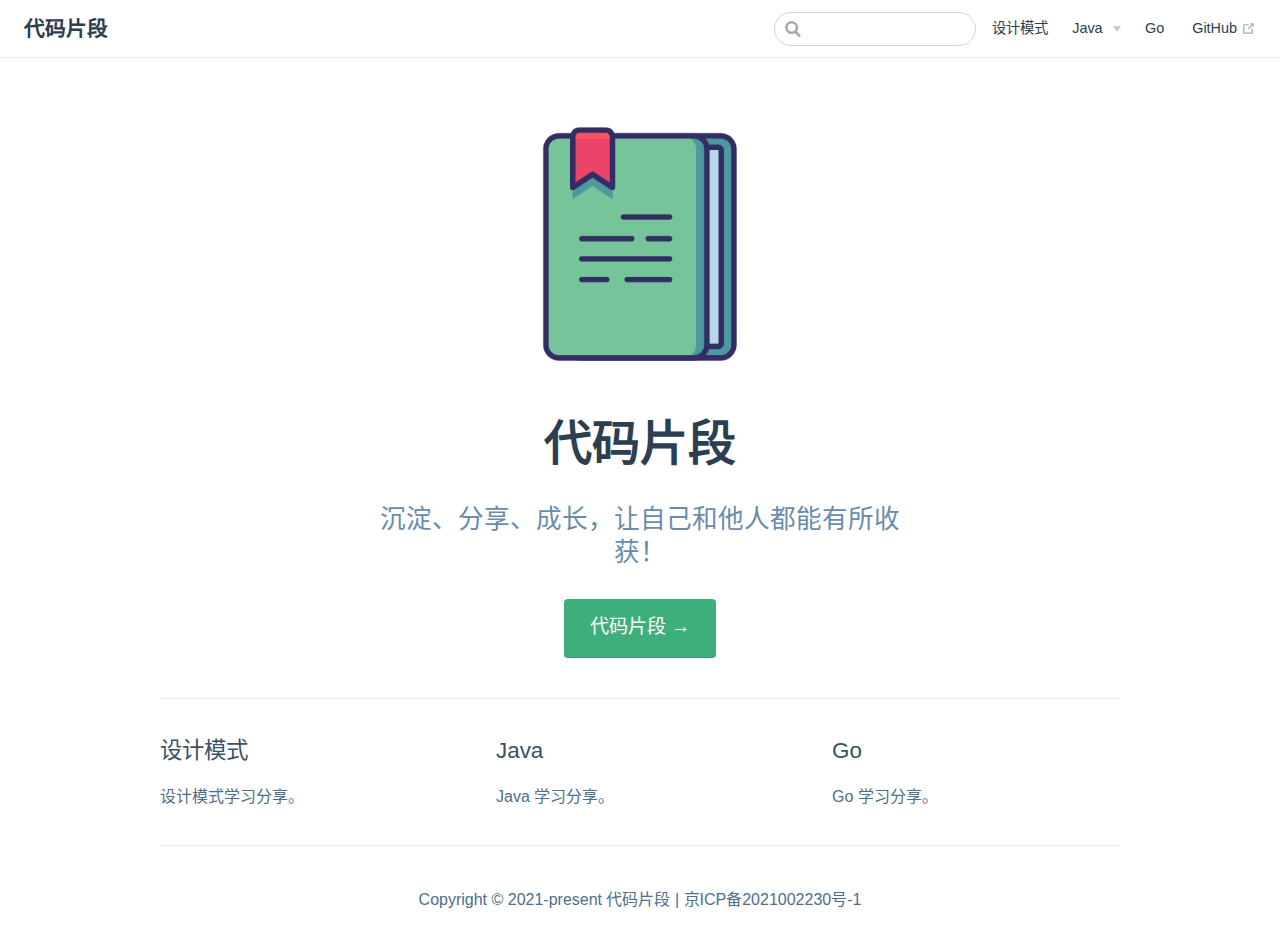
<file: index.html>
<!DOCTYPE html>
<html lang="zh-CN">
  <head>
    <meta charset="utf-8">
    <meta name="viewport" content="width=device-width,initial-scale=1">
    <title>代码片段</title>
    <meta name="generator" content="VuePress 1.8.0">
    <link rel="icon" href="/logo.png">
    <link rel="manifest" href="/manifest.json">
    <link rel="apple-touch-icon" href="/icons/apple-touch-icon-152x152.png">
    <link rel="mask-icon" href="/icons/safari-pinned-tab.svg" color="#3eaf7c">
    <script data-ad-client="ca-pub-2245427233262012" async="true" src="https://pagead2.googlesyndication.com/pagead/js/adsbygoogle.js"></script>
    <meta name="description" content="沉淀、分享、成长，让自己和他人都能有所收获！">
    <meta name="theme-color" content="#3eaf7c">
    <meta name="apple-mobile-web-app-capable" content="yes">
    <meta name="apple-mobile-web-app-status-bar-style" content="black">
    <meta name="msapplication-TileImage" content="/icons/msapplication-icon-144x144.png">
    <meta name="msapplication-TileColor" content="#000000">
    
    <link rel="preload" href="/assets/css/0.styles.9f4589a6.css" as="style"><link rel="preload" href="/assets/js/app.3776ebbf.js" as="script"><link rel="preload" href="/assets/js/5.eba49061.js" as="script"><link rel="preload" href="/assets/js/13.fc5fb59d.js" as="script"><link rel="preload" href="/assets/js/6.a088a84b.js" as="script"><link rel="prefetch" href="/assets/js/10.ff684f25.js"><link rel="prefetch" href="/assets/js/11.af3486b3.js"><link rel="prefetch" href="/assets/js/12.3fb1b63b.js"><link rel="prefetch" href="/assets/js/14.a0422ee3.js"><link rel="prefetch" href="/assets/js/15.ca08b2ac.js"><link rel="prefetch" href="/assets/js/16.0491b187.js"><link rel="prefetch" href="/assets/js/17.cd495767.js"><link rel="prefetch" href="/assets/js/18.9fc76031.js"><link rel="prefetch" href="/assets/js/19.b5f75742.js"><link rel="prefetch" href="/assets/js/20.bb2a301f.js"><link rel="prefetch" href="/assets/js/21.b3ec0304.js"><link rel="prefetch" href="/assets/js/22.38b3510f.js"><link rel="prefetch" href="/assets/js/7.26cef934.js"><link rel="prefetch" href="/assets/js/8.e2bad295.js"><link rel="prefetch" href="/assets/js/9.fb0c050c.js"><link rel="prefetch" href="/assets/js/vendors~docsearch.cc126f98.js"><link rel="prefetch" href="/assets/js/vendors~flowchart.ee0aafb7.js"><link rel="prefetch" href="/assets/js/vendors~notification.7fc761b4.js">
    <link rel="stylesheet" href="/assets/css/0.styles.9f4589a6.css">
  </head>
  <body>
    <div id="app" data-server-rendered="true"><div class="theme-container no-sidebar"><header class="navbar"><div class="sidebar-button"><svg xmlns="http://www.w3.org/2000/svg" aria-hidden="true" role="img" viewBox="0 0 448 512" class="icon"><path fill="currentColor" d="M436 124H12c-6.627 0-12-5.373-12-12V80c0-6.627 5.373-12 12-12h424c6.627 0 12 5.373 12 12v32c0 6.627-5.373 12-12 12zm0 160H12c-6.627 0-12-5.373-12-12v-32c0-6.627 5.373-12 12-12h424c6.627 0 12 5.373 12 12v32c0 6.627-5.373 12-12 12zm0 160H12c-6.627 0-12-5.373-12-12v-32c0-6.627 5.373-12 12-12h424c6.627 0 12 5.373 12 12v32c0 6.627-5.373 12-12 12z"></path></svg></div> <a href="/" aria-current="page" class="home-link router-link-exact-active router-link-active"><!----> <span class="site-name">代码片段</span></a> <div class="links"><form id="search-form" role="search" class="algolia-search-wrapper search-box"><input id="algolia-search-input" class="search-query"></form> <nav class="nav-links can-hide"><div class="nav-item"><a href="/patterns/index.html" class="nav-link">
  设计模式
</a></div><div class="nav-item"><div class="dropdown-wrapper"><button type="button" aria-label="Java" class="dropdown-title"><span class="title">Java</span> <span class="arrow down"></span></button> <button type="button" aria-label="Java" class="mobile-dropdown-title"><span class="title">Java</span> <span class="arrow right"></span></button> <ul class="nav-dropdown" style="display:none;"><li class="dropdown-item"><h4>
          Spring
        </h4> <ul class="dropdown-subitem-wrapper"><li class="dropdown-subitem"><a href="/java/spring/index.html" class="nav-link">
  spring
</a></li><li class="dropdown-subitem"><a href="/java/spring/boot/index.html" class="nav-link">
  spring-boot
</a></li></ul></li><li class="dropdown-item"><h4>
          Netty
        </h4> <ul class="dropdown-subitem-wrapper"><li class="dropdown-subitem"><a href="/java/netty/index.html" class="nav-link">
  netty
</a></li></ul></li></ul></div></div><div class="nav-item"><a href="/go/index.html" class="nav-link">
  Go
</a></div> <a href="https://github.com/vuejs/vuepress" target="_blank" rel="noopener noreferrer" class="repo-link">
    GitHub
    <span><svg xmlns="http://www.w3.org/2000/svg" aria-hidden="true" focusable="false" x="0px" y="0px" viewBox="0 0 100 100" width="15" height="15" class="icon outbound"><path fill="currentColor" d="M18.8,85.1h56l0,0c2.2,0,4-1.8,4-4v-32h-8v28h-48v-48h28v-8h-32l0,0c-2.2,0-4,1.8-4,4v56C14.8,83.3,16.6,85.1,18.8,85.1z"></path> <polygon fill="currentColor" points="45.7,48.7 51.3,54.3 77.2,28.5 77.2,37.2 85.2,37.2 85.2,14.9 62.8,14.9 62.8,22.9 71.5,22.9"></polygon></svg> <span class="sr-only">(opens new window)</span></span></a></nav></div></header> <div class="sidebar-mask"></div> <aside class="sidebar"><nav class="nav-links"><div class="nav-item"><a href="/patterns/index.html" class="nav-link">
  设计模式
</a></div><div class="nav-item"><div class="dropdown-wrapper"><button type="button" aria-label="Java" class="dropdown-title"><span class="title">Java</span> <span class="arrow down"></span></button> <button type="button" aria-label="Java" class="mobile-dropdown-title"><span class="title">Java</span> <span class="arrow right"></span></button> <ul class="nav-dropdown" style="display:none;"><li class="dropdown-item"><h4>
          Spring
        </h4> <ul class="dropdown-subitem-wrapper"><li class="dropdown-subitem"><a href="/java/spring/index.html" class="nav-link">
  spring
</a></li><li class="dropdown-subitem"><a href="/java/spring/boot/index.html" class="nav-link">
  spring-boot
</a></li></ul></li><li class="dropdown-item"><h4>
          Netty
        </h4> <ul class="dropdown-subitem-wrapper"><li class="dropdown-subitem"><a href="/java/netty/index.html" class="nav-link">
  netty
</a></li></ul></li></ul></div></div><div class="nav-item"><a href="/go/index.html" class="nav-link">
  Go
</a></div> <a href="https://github.com/vuejs/vuepress" target="_blank" rel="noopener noreferrer" class="repo-link">
    GitHub
    <span><svg xmlns="http://www.w3.org/2000/svg" aria-hidden="true" focusable="false" x="0px" y="0px" viewBox="0 0 100 100" width="15" height="15" class="icon outbound"><path fill="currentColor" d="M18.8,85.1h56l0,0c2.2,0,4-1.8,4-4v-32h-8v28h-48v-48h28v-8h-32l0,0c-2.2,0-4,1.8-4,4v56C14.8,83.3,16.6,85.1,18.8,85.1z"></path> <polygon fill="currentColor" points="45.7,48.7 51.3,54.3 77.2,28.5 77.2,37.2 85.2,37.2 85.2,14.9 62.8,14.9 62.8,22.9 71.5,22.9"></polygon></svg> <span class="sr-only">(opens new window)</span></span></a></nav>  <!----> </aside> <main aria-labelledby="main-title" class="home"><header class="hero"><img src="/hero.png" alt="hero"> <h1 id="main-title">
      代码片段
    </h1> <p class="description">
      沉淀、分享、成长，让自己和他人都能有所收获！
    </p> <p class="action"><a href="/guide/" class="nav-link action-button">
  代码片段 →
</a></p></header> <div class="features"><div class="feature"><h2>设计模式</h2> <p>设计模式学习分享。</p></div><div class="feature"><h2>Java</h2> <p>Java 学习分享。</p></div><div class="feature"><h2>Go</h2> <p>Go 学习分享。</p></div></div> <div class="theme-default-content custom content__default"></div> <div class="footer">
    Copyright © 2021-present 代码片段
  </div></main></div><div class="global-ui"><!----><!----></div></div>
    <script src="/assets/js/app.3776ebbf.js" defer></script><script src="/assets/js/5.eba49061.js" defer></script><script src="/assets/js/13.fc5fb59d.js" defer></script><script src="/assets/js/6.a088a84b.js" defer></script>
  </body>
</html>
</file>
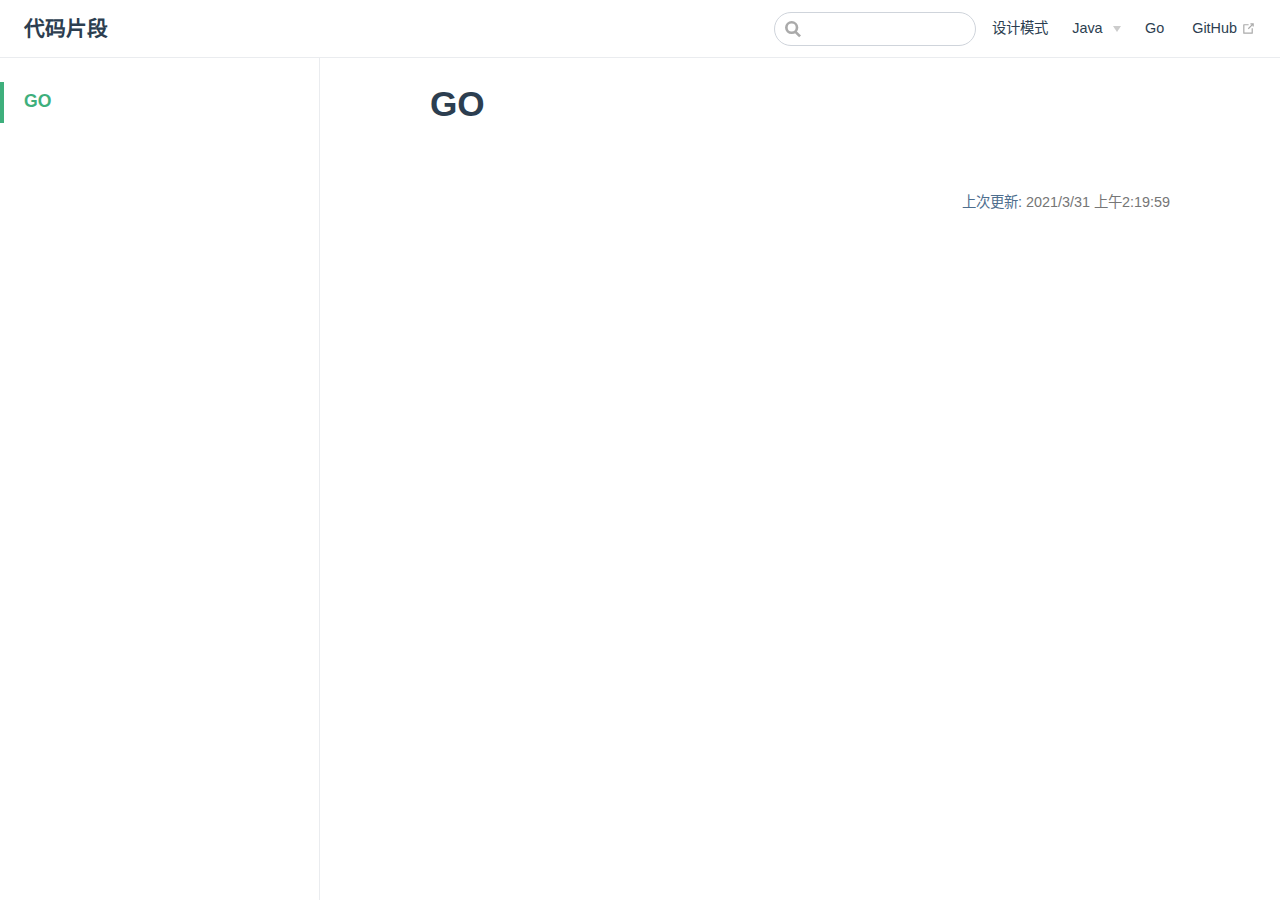
<file: go/index.html>
<!DOCTYPE html>
<html lang="zh-CN">
  <head>
    <meta charset="utf-8">
    <meta name="viewport" content="width=device-width,initial-scale=1">
    <title>GO | 代码片段</title>
    <meta name="generator" content="VuePress 1.8.0">
    <link rel="icon" href="/logo.png">
    <link rel="manifest" href="/manifest.json">
    <link rel="apple-touch-icon" href="/icons/apple-touch-icon-152x152.png">
    <link rel="mask-icon" href="/icons/safari-pinned-tab.svg" color="#3eaf7c">
    <script data-ad-client="ca-pub-2245427233262012" async="true" src="https://pagead2.googlesyndication.com/pagead/js/adsbygoogle.js"></script>
    <meta name="description" content="沉淀、分享、成长，让自己和他人都能有所收获！">
    <meta name="theme-color" content="#3eaf7c">
    <meta name="apple-mobile-web-app-capable" content="yes">
    <meta name="apple-mobile-web-app-status-bar-style" content="black">
    <meta name="msapplication-TileImage" content="/icons/msapplication-icon-144x144.png">
    <meta name="msapplication-TileColor" content="#000000">
    
    <link rel="preload" href="/assets/css/0.styles.9f4589a6.css" as="style"><link rel="preload" href="/assets/js/app.3776ebbf.js" as="script"><link rel="preload" href="/assets/js/5.eba49061.js" as="script"><link rel="preload" href="/assets/js/11.af3486b3.js" as="script"><link rel="preload" href="/assets/js/6.a088a84b.js" as="script"><link rel="prefetch" href="/assets/js/10.ff684f25.js"><link rel="prefetch" href="/assets/js/12.3fb1b63b.js"><link rel="prefetch" href="/assets/js/13.fc5fb59d.js"><link rel="prefetch" href="/assets/js/14.a0422ee3.js"><link rel="prefetch" href="/assets/js/15.ca08b2ac.js"><link rel="prefetch" href="/assets/js/16.0491b187.js"><link rel="prefetch" href="/assets/js/17.cd495767.js"><link rel="prefetch" href="/assets/js/18.9fc76031.js"><link rel="prefetch" href="/assets/js/19.b5f75742.js"><link rel="prefetch" href="/assets/js/20.bb2a301f.js"><link rel="prefetch" href="/assets/js/21.b3ec0304.js"><link rel="prefetch" href="/assets/js/22.38b3510f.js"><link rel="prefetch" href="/assets/js/7.26cef934.js"><link rel="prefetch" href="/assets/js/8.e2bad295.js"><link rel="prefetch" href="/assets/js/9.fb0c050c.js"><link rel="prefetch" href="/assets/js/vendors~docsearch.cc126f98.js"><link rel="prefetch" href="/assets/js/vendors~flowchart.ee0aafb7.js"><link rel="prefetch" href="/assets/js/vendors~notification.7fc761b4.js">
    <link rel="stylesheet" href="/assets/css/0.styles.9f4589a6.css">
  </head>
  <body>
    <div id="app" data-server-rendered="true"><div class="theme-container"><header class="navbar"><div class="sidebar-button"><svg xmlns="http://www.w3.org/2000/svg" aria-hidden="true" role="img" viewBox="0 0 448 512" class="icon"><path fill="currentColor" d="M436 124H12c-6.627 0-12-5.373-12-12V80c0-6.627 5.373-12 12-12h424c6.627 0 12 5.373 12 12v32c0 6.627-5.373 12-12 12zm0 160H12c-6.627 0-12-5.373-12-12v-32c0-6.627 5.373-12 12-12h424c6.627 0 12 5.373 12 12v32c0 6.627-5.373 12-12 12zm0 160H12c-6.627 0-12-5.373-12-12v-32c0-6.627 5.373-12 12-12h424c6.627 0 12 5.373 12 12v32c0 6.627-5.373 12-12 12z"></path></svg></div> <a href="/" class="home-link router-link-active"><!----> <span class="site-name">代码片段</span></a> <div class="links"><form id="search-form" role="search" class="algolia-search-wrapper search-box"><input id="algolia-search-input" class="search-query"></form> <nav class="nav-links can-hide"><div class="nav-item"><a href="/patterns/index.html" class="nav-link">
  设计模式
</a></div><div class="nav-item"><div class="dropdown-wrapper"><button type="button" aria-label="Java" class="dropdown-title"><span class="title">Java</span> <span class="arrow down"></span></button> <button type="button" aria-label="Java" class="mobile-dropdown-title"><span class="title">Java</span> <span class="arrow right"></span></button> <ul class="nav-dropdown" style="display:none;"><li class="dropdown-item"><h4>
          Spring
        </h4> <ul class="dropdown-subitem-wrapper"><li class="dropdown-subitem"><a href="/java/spring/index.html" class="nav-link">
  spring
</a></li><li class="dropdown-subitem"><a href="/java/spring/boot/index.html" class="nav-link">
  spring-boot
</a></li></ul></li><li class="dropdown-item"><h4>
          Netty
        </h4> <ul class="dropdown-subitem-wrapper"><li class="dropdown-subitem"><a href="/java/netty/index.html" class="nav-link">
  netty
</a></li></ul></li></ul></div></div><div class="nav-item"><a href="/go/index.html" class="nav-link">
  Go
</a></div> <a href="https://github.com/vuejs/vuepress" target="_blank" rel="noopener noreferrer" class="repo-link">
    GitHub
    <span><svg xmlns="http://www.w3.org/2000/svg" aria-hidden="true" focusable="false" x="0px" y="0px" viewBox="0 0 100 100" width="15" height="15" class="icon outbound"><path fill="currentColor" d="M18.8,85.1h56l0,0c2.2,0,4-1.8,4-4v-32h-8v28h-48v-48h28v-8h-32l0,0c-2.2,0-4,1.8-4,4v56C14.8,83.3,16.6,85.1,18.8,85.1z"></path> <polygon fill="currentColor" points="45.7,48.7 51.3,54.3 77.2,28.5 77.2,37.2 85.2,37.2 85.2,14.9 62.8,14.9 62.8,22.9 71.5,22.9"></polygon></svg> <span class="sr-only">(opens new window)</span></span></a></nav></div></header> <div class="sidebar-mask"></div> <aside class="sidebar"><nav class="nav-links"><div class="nav-item"><a href="/patterns/index.html" class="nav-link">
  设计模式
</a></div><div class="nav-item"><div class="dropdown-wrapper"><button type="button" aria-label="Java" class="dropdown-title"><span class="title">Java</span> <span class="arrow down"></span></button> <button type="button" aria-label="Java" class="mobile-dropdown-title"><span class="title">Java</span> <span class="arrow right"></span></button> <ul class="nav-dropdown" style="display:none;"><li class="dropdown-item"><h4>
          Spring
        </h4> <ul class="dropdown-subitem-wrapper"><li class="dropdown-subitem"><a href="/java/spring/index.html" class="nav-link">
  spring
</a></li><li class="dropdown-subitem"><a href="/java/spring/boot/index.html" class="nav-link">
  spring-boot
</a></li></ul></li><li class="dropdown-item"><h4>
          Netty
        </h4> <ul class="dropdown-subitem-wrapper"><li class="dropdown-subitem"><a href="/java/netty/index.html" class="nav-link">
  netty
</a></li></ul></li></ul></div></div><div class="nav-item"><a href="/go/index.html" class="nav-link">
  Go
</a></div> <a href="https://github.com/vuejs/vuepress" target="_blank" rel="noopener noreferrer" class="repo-link">
    GitHub
    <span><svg xmlns="http://www.w3.org/2000/svg" aria-hidden="true" focusable="false" x="0px" y="0px" viewBox="0 0 100 100" width="15" height="15" class="icon outbound"><path fill="currentColor" d="M18.8,85.1h56l0,0c2.2,0,4-1.8,4-4v-32h-8v28h-48v-48h28v-8h-32l0,0c-2.2,0-4,1.8-4,4v56C14.8,83.3,16.6,85.1,18.8,85.1z"></path> <polygon fill="currentColor" points="45.7,48.7 51.3,54.3 77.2,28.5 77.2,37.2 85.2,37.2 85.2,14.9 62.8,14.9 62.8,22.9 71.5,22.9"></polygon></svg> <span class="sr-only">(opens new window)</span></span></a></nav>  <ul class="sidebar-links"><li><a href="/go/" aria-current="page" class="active sidebar-link">GO</a></li></ul> </aside> <main class="page"> <div class="theme-default-content content__default"><h1 id="go"><a href="#go" class="header-anchor">#</a> GO</h1></div> <footer class="page-edit"><!----> <div class="last-updated"><span class="prefix">上次更新:</span> <span class="time">2021/3/31 上午2:19:59</span></div></footer> <!----> </main></div><div class="global-ui"><!----><!----></div></div>
    <script src="/assets/js/app.3776ebbf.js" defer></script><script src="/assets/js/5.eba49061.js" defer></script><script src="/assets/js/11.af3486b3.js" defer></script><script src="/assets/js/6.a088a84b.js" defer></script>
  </body>
</html>
</file>
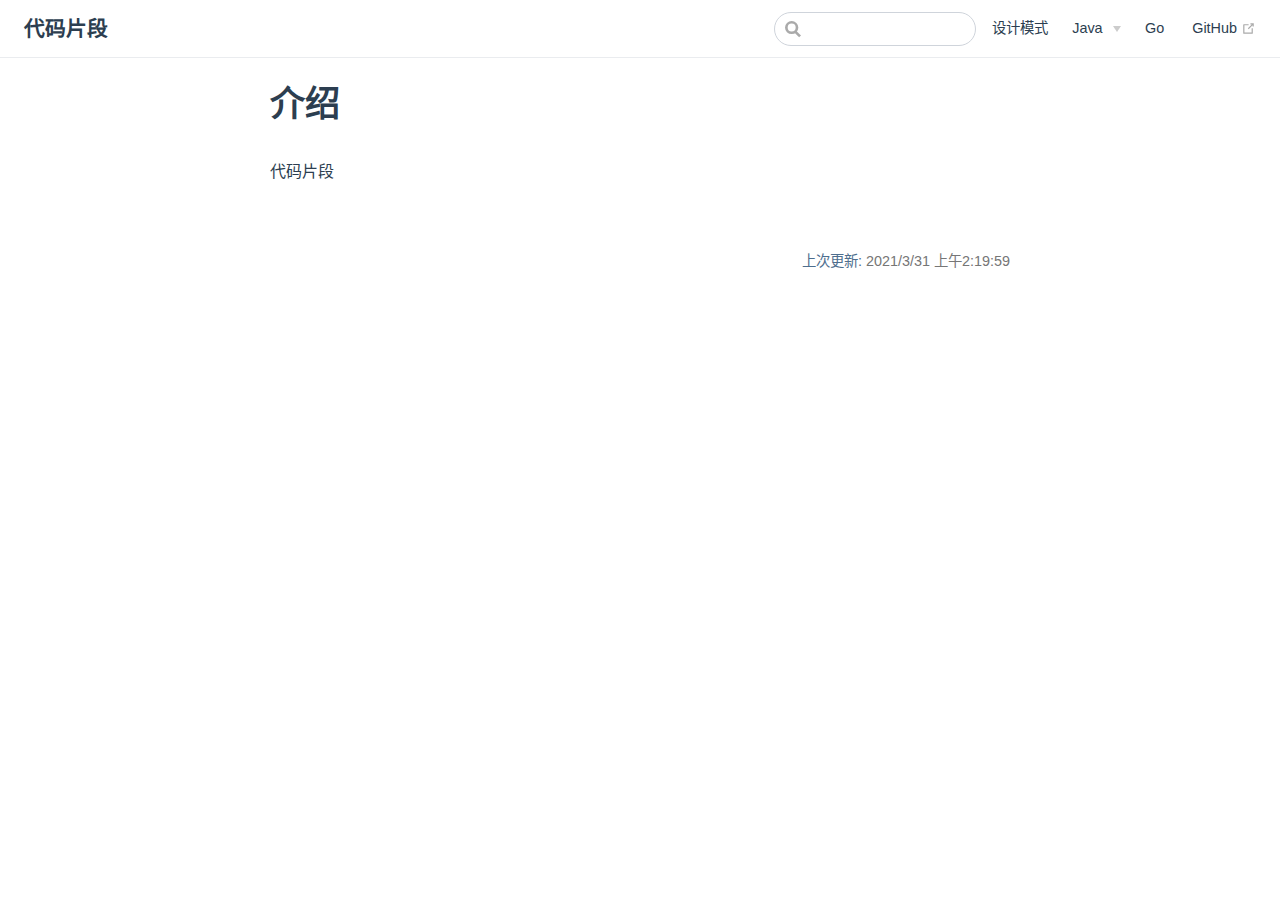
<file: guide/index.html>
<!DOCTYPE html>
<html lang="zh-CN">
  <head>
    <meta charset="utf-8">
    <meta name="viewport" content="width=device-width,initial-scale=1">
    <title>介绍 | 代码片段</title>
    <meta name="generator" content="VuePress 1.8.0">
    <link rel="icon" href="/logo.png">
    <link rel="manifest" href="/manifest.json">
    <link rel="apple-touch-icon" href="/icons/apple-touch-icon-152x152.png">
    <link rel="mask-icon" href="/icons/safari-pinned-tab.svg" color="#3eaf7c">
    <script data-ad-client="ca-pub-2245427233262012" async="true" src="https://pagead2.googlesyndication.com/pagead/js/adsbygoogle.js"></script>
    <meta name="description" content="沉淀、分享、成长，让自己和他人都能有所收获！">
    <meta name="theme-color" content="#3eaf7c">
    <meta name="apple-mobile-web-app-capable" content="yes">
    <meta name="apple-mobile-web-app-status-bar-style" content="black">
    <meta name="msapplication-TileImage" content="/icons/msapplication-icon-144x144.png">
    <meta name="msapplication-TileColor" content="#000000">
    
    <link rel="preload" href="/assets/css/0.styles.9f4589a6.css" as="style"><link rel="preload" href="/assets/js/app.3776ebbf.js" as="script"><link rel="preload" href="/assets/js/5.eba49061.js" as="script"><link rel="preload" href="/assets/js/12.3fb1b63b.js" as="script"><link rel="preload" href="/assets/js/6.a088a84b.js" as="script"><link rel="prefetch" href="/assets/js/10.ff684f25.js"><link rel="prefetch" href="/assets/js/11.af3486b3.js"><link rel="prefetch" href="/assets/js/13.fc5fb59d.js"><link rel="prefetch" href="/assets/js/14.a0422ee3.js"><link rel="prefetch" href="/assets/js/15.ca08b2ac.js"><link rel="prefetch" href="/assets/js/16.0491b187.js"><link rel="prefetch" href="/assets/js/17.cd495767.js"><link rel="prefetch" href="/assets/js/18.9fc76031.js"><link rel="prefetch" href="/assets/js/19.b5f75742.js"><link rel="prefetch" href="/assets/js/20.bb2a301f.js"><link rel="prefetch" href="/assets/js/21.b3ec0304.js"><link rel="prefetch" href="/assets/js/22.38b3510f.js"><link rel="prefetch" href="/assets/js/7.26cef934.js"><link rel="prefetch" href="/assets/js/8.e2bad295.js"><link rel="prefetch" href="/assets/js/9.fb0c050c.js"><link rel="prefetch" href="/assets/js/vendors~docsearch.cc126f98.js"><link rel="prefetch" href="/assets/js/vendors~flowchart.ee0aafb7.js"><link rel="prefetch" href="/assets/js/vendors~notification.7fc761b4.js">
    <link rel="stylesheet" href="/assets/css/0.styles.9f4589a6.css">
  </head>
  <body>
    <div id="app" data-server-rendered="true"><div class="theme-container no-sidebar"><header class="navbar"><div class="sidebar-button"><svg xmlns="http://www.w3.org/2000/svg" aria-hidden="true" role="img" viewBox="0 0 448 512" class="icon"><path fill="currentColor" d="M436 124H12c-6.627 0-12-5.373-12-12V80c0-6.627 5.373-12 12-12h424c6.627 0 12 5.373 12 12v32c0 6.627-5.373 12-12 12zm0 160H12c-6.627 0-12-5.373-12-12v-32c0-6.627 5.373-12 12-12h424c6.627 0 12 5.373 12 12v32c0 6.627-5.373 12-12 12zm0 160H12c-6.627 0-12-5.373-12-12v-32c0-6.627 5.373-12 12-12h424c6.627 0 12 5.373 12 12v32c0 6.627-5.373 12-12 12z"></path></svg></div> <a href="/" class="home-link router-link-active"><!----> <span class="site-name">代码片段</span></a> <div class="links"><form id="search-form" role="search" class="algolia-search-wrapper search-box"><input id="algolia-search-input" class="search-query"></form> <nav class="nav-links can-hide"><div class="nav-item"><a href="/patterns/index.html" class="nav-link">
  设计模式
</a></div><div class="nav-item"><div class="dropdown-wrapper"><button type="button" aria-label="Java" class="dropdown-title"><span class="title">Java</span> <span class="arrow down"></span></button> <button type="button" aria-label="Java" class="mobile-dropdown-title"><span class="title">Java</span> <span class="arrow right"></span></button> <ul class="nav-dropdown" style="display:none;"><li class="dropdown-item"><h4>
          Spring
        </h4> <ul class="dropdown-subitem-wrapper"><li class="dropdown-subitem"><a href="/java/spring/index.html" class="nav-link">
  spring
</a></li><li class="dropdown-subitem"><a href="/java/spring/boot/index.html" class="nav-link">
  spring-boot
</a></li></ul></li><li class="dropdown-item"><h4>
          Netty
        </h4> <ul class="dropdown-subitem-wrapper"><li class="dropdown-subitem"><a href="/java/netty/index.html" class="nav-link">
  netty
</a></li></ul></li></ul></div></div><div class="nav-item"><a href="/go/index.html" class="nav-link">
  Go
</a></div> <a href="https://github.com/vuejs/vuepress" target="_blank" rel="noopener noreferrer" class="repo-link">
    GitHub
    <span><svg xmlns="http://www.w3.org/2000/svg" aria-hidden="true" focusable="false" x="0px" y="0px" viewBox="0 0 100 100" width="15" height="15" class="icon outbound"><path fill="currentColor" d="M18.8,85.1h56l0,0c2.2,0,4-1.8,4-4v-32h-8v28h-48v-48h28v-8h-32l0,0c-2.2,0-4,1.8-4,4v56C14.8,83.3,16.6,85.1,18.8,85.1z"></path> <polygon fill="currentColor" points="45.7,48.7 51.3,54.3 77.2,28.5 77.2,37.2 85.2,37.2 85.2,14.9 62.8,14.9 62.8,22.9 71.5,22.9"></polygon></svg> <span class="sr-only">(opens new window)</span></span></a></nav></div></header> <div class="sidebar-mask"></div> <aside class="sidebar"><nav class="nav-links"><div class="nav-item"><a href="/patterns/index.html" class="nav-link">
  设计模式
</a></div><div class="nav-item"><div class="dropdown-wrapper"><button type="button" aria-label="Java" class="dropdown-title"><span class="title">Java</span> <span class="arrow down"></span></button> <button type="button" aria-label="Java" class="mobile-dropdown-title"><span class="title">Java</span> <span class="arrow right"></span></button> <ul class="nav-dropdown" style="display:none;"><li class="dropdown-item"><h4>
          Spring
        </h4> <ul class="dropdown-subitem-wrapper"><li class="dropdown-subitem"><a href="/java/spring/index.html" class="nav-link">
  spring
</a></li><li class="dropdown-subitem"><a href="/java/spring/boot/index.html" class="nav-link">
  spring-boot
</a></li></ul></li><li class="dropdown-item"><h4>
          Netty
        </h4> <ul class="dropdown-subitem-wrapper"><li class="dropdown-subitem"><a href="/java/netty/index.html" class="nav-link">
  netty
</a></li></ul></li></ul></div></div><div class="nav-item"><a href="/go/index.html" class="nav-link">
  Go
</a></div> <a href="https://github.com/vuejs/vuepress" target="_blank" rel="noopener noreferrer" class="repo-link">
    GitHub
    <span><svg xmlns="http://www.w3.org/2000/svg" aria-hidden="true" focusable="false" x="0px" y="0px" viewBox="0 0 100 100" width="15" height="15" class="icon outbound"><path fill="currentColor" d="M18.8,85.1h56l0,0c2.2,0,4-1.8,4-4v-32h-8v28h-48v-48h28v-8h-32l0,0c-2.2,0-4,1.8-4,4v56C14.8,83.3,16.6,85.1,18.8,85.1z"></path> <polygon fill="currentColor" points="45.7,48.7 51.3,54.3 77.2,28.5 77.2,37.2 85.2,37.2 85.2,14.9 62.8,14.9 62.8,22.9 71.5,22.9"></polygon></svg> <span class="sr-only">(opens new window)</span></span></a></nav>  <!----> </aside> <main class="page"> <div class="theme-default-content content__default"><h1 id="介绍"><a href="#介绍" class="header-anchor">#</a> 介绍</h1> <p>代码片段</p></div> <footer class="page-edit"><!----> <div class="last-updated"><span class="prefix">上次更新:</span> <span class="time">2021/3/31 上午2:19:59</span></div></footer> <!----> </main></div><div class="global-ui"><!----><!----></div></div>
    <script src="/assets/js/app.3776ebbf.js" defer></script><script src="/assets/js/5.eba49061.js" defer></script><script src="/assets/js/12.3fb1b63b.js" defer></script><script src="/assets/js/6.a088a84b.js" defer></script>
  </body>
</html>
</file>
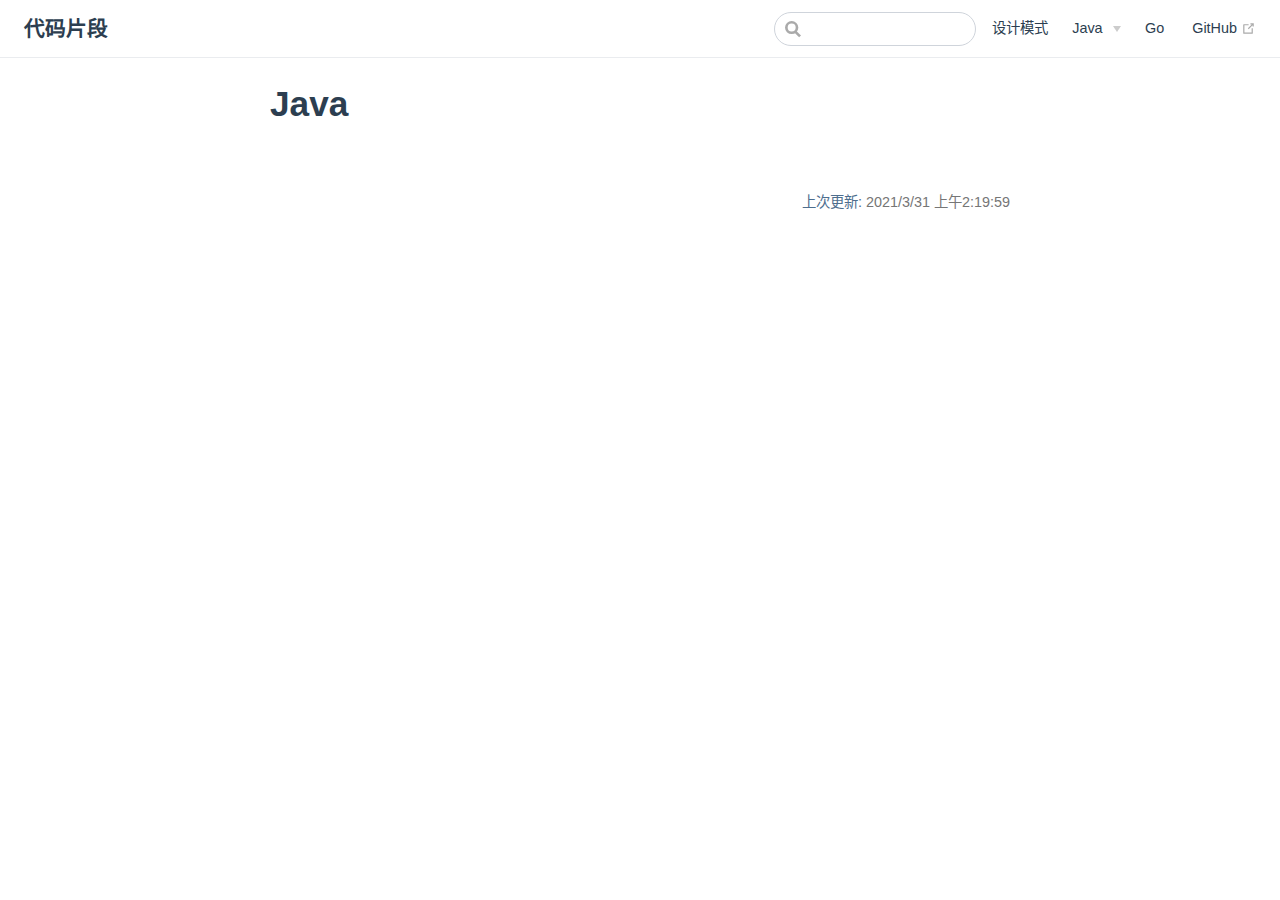
<file: java/index.html>
<!DOCTYPE html>
<html lang="zh-CN">
  <head>
    <meta charset="utf-8">
    <meta name="viewport" content="width=device-width,initial-scale=1">
    <title>Java | 代码片段</title>
    <meta name="generator" content="VuePress 1.8.0">
    <link rel="icon" href="/logo.png">
    <link rel="manifest" href="/manifest.json">
    <link rel="apple-touch-icon" href="/icons/apple-touch-icon-152x152.png">
    <link rel="mask-icon" href="/icons/safari-pinned-tab.svg" color="#3eaf7c">
    <script data-ad-client="ca-pub-2245427233262012" async="true" src="https://pagead2.googlesyndication.com/pagead/js/adsbygoogle.js"></script>
    <meta name="description" content="沉淀、分享、成长，让自己和他人都能有所收获！">
    <meta name="theme-color" content="#3eaf7c">
    <meta name="apple-mobile-web-app-capable" content="yes">
    <meta name="apple-mobile-web-app-status-bar-style" content="black">
    <meta name="msapplication-TileImage" content="/icons/msapplication-icon-144x144.png">
    <meta name="msapplication-TileColor" content="#000000">
    
    <link rel="preload" href="/assets/css/0.styles.9f4589a6.css" as="style"><link rel="preload" href="/assets/js/app.3776ebbf.js" as="script"><link rel="preload" href="/assets/js/5.eba49061.js" as="script"><link rel="preload" href="/assets/js/14.a0422ee3.js" as="script"><link rel="preload" href="/assets/js/6.a088a84b.js" as="script"><link rel="prefetch" href="/assets/js/10.ff684f25.js"><link rel="prefetch" href="/assets/js/11.af3486b3.js"><link rel="prefetch" href="/assets/js/12.3fb1b63b.js"><link rel="prefetch" href="/assets/js/13.fc5fb59d.js"><link rel="prefetch" href="/assets/js/15.ca08b2ac.js"><link rel="prefetch" href="/assets/js/16.0491b187.js"><link rel="prefetch" href="/assets/js/17.cd495767.js"><link rel="prefetch" href="/assets/js/18.9fc76031.js"><link rel="prefetch" href="/assets/js/19.b5f75742.js"><link rel="prefetch" href="/assets/js/20.bb2a301f.js"><link rel="prefetch" href="/assets/js/21.b3ec0304.js"><link rel="prefetch" href="/assets/js/22.38b3510f.js"><link rel="prefetch" href="/assets/js/7.26cef934.js"><link rel="prefetch" href="/assets/js/8.e2bad295.js"><link rel="prefetch" href="/assets/js/9.fb0c050c.js"><link rel="prefetch" href="/assets/js/vendors~docsearch.cc126f98.js"><link rel="prefetch" href="/assets/js/vendors~flowchart.ee0aafb7.js"><link rel="prefetch" href="/assets/js/vendors~notification.7fc761b4.js">
    <link rel="stylesheet" href="/assets/css/0.styles.9f4589a6.css">
  </head>
  <body>
    <div id="app" data-server-rendered="true"><div class="theme-container no-sidebar"><header class="navbar"><div class="sidebar-button"><svg xmlns="http://www.w3.org/2000/svg" aria-hidden="true" role="img" viewBox="0 0 448 512" class="icon"><path fill="currentColor" d="M436 124H12c-6.627 0-12-5.373-12-12V80c0-6.627 5.373-12 12-12h424c6.627 0 12 5.373 12 12v32c0 6.627-5.373 12-12 12zm0 160H12c-6.627 0-12-5.373-12-12v-32c0-6.627 5.373-12 12-12h424c6.627 0 12 5.373 12 12v32c0 6.627-5.373 12-12 12zm0 160H12c-6.627 0-12-5.373-12-12v-32c0-6.627 5.373-12 12-12h424c6.627 0 12 5.373 12 12v32c0 6.627-5.373 12-12 12z"></path></svg></div> <a href="/" class="home-link router-link-active"><!----> <span class="site-name">代码片段</span></a> <div class="links"><form id="search-form" role="search" class="algolia-search-wrapper search-box"><input id="algolia-search-input" class="search-query"></form> <nav class="nav-links can-hide"><div class="nav-item"><a href="/patterns/index.html" class="nav-link">
  设计模式
</a></div><div class="nav-item"><div class="dropdown-wrapper"><button type="button" aria-label="Java" class="dropdown-title"><span class="title">Java</span> <span class="arrow down"></span></button> <button type="button" aria-label="Java" class="mobile-dropdown-title"><span class="title">Java</span> <span class="arrow right"></span></button> <ul class="nav-dropdown" style="display:none;"><li class="dropdown-item"><h4>
          Spring
        </h4> <ul class="dropdown-subitem-wrapper"><li class="dropdown-subitem"><a href="/java/spring/index.html" class="nav-link">
  spring
</a></li><li class="dropdown-subitem"><a href="/java/spring/boot/index.html" class="nav-link">
  spring-boot
</a></li></ul></li><li class="dropdown-item"><h4>
          Netty
        </h4> <ul class="dropdown-subitem-wrapper"><li class="dropdown-subitem"><a href="/java/netty/index.html" class="nav-link">
  netty
</a></li></ul></li></ul></div></div><div class="nav-item"><a href="/go/index.html" class="nav-link">
  Go
</a></div> <a href="https://github.com/vuejs/vuepress" target="_blank" rel="noopener noreferrer" class="repo-link">
    GitHub
    <span><svg xmlns="http://www.w3.org/2000/svg" aria-hidden="true" focusable="false" x="0px" y="0px" viewBox="0 0 100 100" width="15" height="15" class="icon outbound"><path fill="currentColor" d="M18.8,85.1h56l0,0c2.2,0,4-1.8,4-4v-32h-8v28h-48v-48h28v-8h-32l0,0c-2.2,0-4,1.8-4,4v56C14.8,83.3,16.6,85.1,18.8,85.1z"></path> <polygon fill="currentColor" points="45.7,48.7 51.3,54.3 77.2,28.5 77.2,37.2 85.2,37.2 85.2,14.9 62.8,14.9 62.8,22.9 71.5,22.9"></polygon></svg> <span class="sr-only">(opens new window)</span></span></a></nav></div></header> <div class="sidebar-mask"></div> <aside class="sidebar"><nav class="nav-links"><div class="nav-item"><a href="/patterns/index.html" class="nav-link">
  设计模式
</a></div><div class="nav-item"><div class="dropdown-wrapper"><button type="button" aria-label="Java" class="dropdown-title"><span class="title">Java</span> <span class="arrow down"></span></button> <button type="button" aria-label="Java" class="mobile-dropdown-title"><span class="title">Java</span> <span class="arrow right"></span></button> <ul class="nav-dropdown" style="display:none;"><li class="dropdown-item"><h4>
          Spring
        </h4> <ul class="dropdown-subitem-wrapper"><li class="dropdown-subitem"><a href="/java/spring/index.html" class="nav-link">
  spring
</a></li><li class="dropdown-subitem"><a href="/java/spring/boot/index.html" class="nav-link">
  spring-boot
</a></li></ul></li><li class="dropdown-item"><h4>
          Netty
        </h4> <ul class="dropdown-subitem-wrapper"><li class="dropdown-subitem"><a href="/java/netty/index.html" class="nav-link">
  netty
</a></li></ul></li></ul></div></div><div class="nav-item"><a href="/go/index.html" class="nav-link">
  Go
</a></div> <a href="https://github.com/vuejs/vuepress" target="_blank" rel="noopener noreferrer" class="repo-link">
    GitHub
    <span><svg xmlns="http://www.w3.org/2000/svg" aria-hidden="true" focusable="false" x="0px" y="0px" viewBox="0 0 100 100" width="15" height="15" class="icon outbound"><path fill="currentColor" d="M18.8,85.1h56l0,0c2.2,0,4-1.8,4-4v-32h-8v28h-48v-48h28v-8h-32l0,0c-2.2,0-4,1.8-4,4v56C14.8,83.3,16.6,85.1,18.8,85.1z"></path> <polygon fill="currentColor" points="45.7,48.7 51.3,54.3 77.2,28.5 77.2,37.2 85.2,37.2 85.2,14.9 62.8,14.9 62.8,22.9 71.5,22.9"></polygon></svg> <span class="sr-only">(opens new window)</span></span></a></nav>  <!----> </aside> <main class="page"> <div class="theme-default-content content__default"><h1 id="java"><a href="#java" class="header-anchor">#</a> Java</h1></div> <footer class="page-edit"><!----> <div class="last-updated"><span class="prefix">上次更新:</span> <span class="time">2021/3/31 上午2:19:59</span></div></footer> <!----> </main></div><div class="global-ui"><!----><!----></div></div>
    <script src="/assets/js/app.3776ebbf.js" defer></script><script src="/assets/js/5.eba49061.js" defer></script><script src="/assets/js/14.a0422ee3.js" defer></script><script src="/assets/js/6.a088a84b.js" defer></script>
  </body>
</html>
</file>
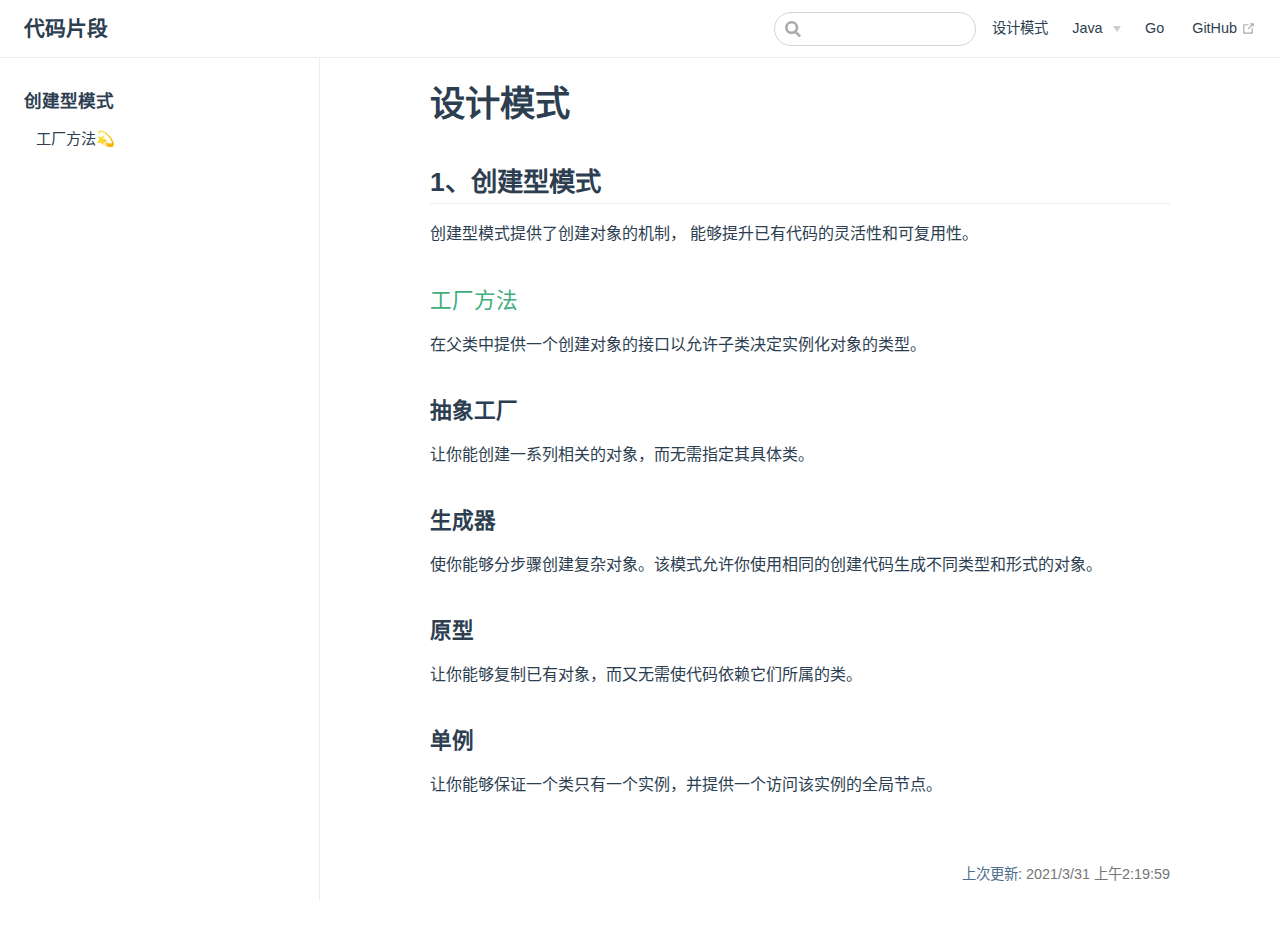
<file: patterns/index.html>
<!DOCTYPE html>
<html lang="zh-CN">
  <head>
    <meta charset="utf-8">
    <meta name="viewport" content="width=device-width,initial-scale=1">
    <title>设计模式 | 代码片段</title>
    <meta name="generator" content="VuePress 1.8.0">
    <link rel="icon" href="/logo.png">
    <link rel="manifest" href="/manifest.json">
    <link rel="apple-touch-icon" href="/icons/apple-touch-icon-152x152.png">
    <link rel="mask-icon" href="/icons/safari-pinned-tab.svg" color="#3eaf7c">
    <script data-ad-client="ca-pub-2245427233262012" async="true" src="https://pagead2.googlesyndication.com/pagead/js/adsbygoogle.js"></script>
    <meta name="description" content="沉淀、分享、成长，让自己和他人都能有所收获！">
    <meta name="theme-color" content="#3eaf7c">
    <meta name="apple-mobile-web-app-capable" content="yes">
    <meta name="apple-mobile-web-app-status-bar-style" content="black">
    <meta name="msapplication-TileImage" content="/icons/msapplication-icon-144x144.png">
    <meta name="msapplication-TileColor" content="#000000">
    
    <link rel="preload" href="/assets/css/0.styles.9f4589a6.css" as="style"><link rel="preload" href="/assets/js/app.3776ebbf.js" as="script"><link rel="preload" href="/assets/js/5.eba49061.js" as="script"><link rel="preload" href="/assets/js/20.bb2a301f.js" as="script"><link rel="preload" href="/assets/js/6.a088a84b.js" as="script"><link rel="prefetch" href="/assets/js/10.ff684f25.js"><link rel="prefetch" href="/assets/js/11.af3486b3.js"><link rel="prefetch" href="/assets/js/12.3fb1b63b.js"><link rel="prefetch" href="/assets/js/13.fc5fb59d.js"><link rel="prefetch" href="/assets/js/14.a0422ee3.js"><link rel="prefetch" href="/assets/js/15.ca08b2ac.js"><link rel="prefetch" href="/assets/js/16.0491b187.js"><link rel="prefetch" href="/assets/js/17.cd495767.js"><link rel="prefetch" href="/assets/js/18.9fc76031.js"><link rel="prefetch" href="/assets/js/19.b5f75742.js"><link rel="prefetch" href="/assets/js/21.b3ec0304.js"><link rel="prefetch" href="/assets/js/22.38b3510f.js"><link rel="prefetch" href="/assets/js/7.26cef934.js"><link rel="prefetch" href="/assets/js/8.e2bad295.js"><link rel="prefetch" href="/assets/js/9.fb0c050c.js"><link rel="prefetch" href="/assets/js/vendors~docsearch.cc126f98.js"><link rel="prefetch" href="/assets/js/vendors~flowchart.ee0aafb7.js"><link rel="prefetch" href="/assets/js/vendors~notification.7fc761b4.js">
    <link rel="stylesheet" href="/assets/css/0.styles.9f4589a6.css">
  </head>
  <body>
    <div id="app" data-server-rendered="true"><div class="theme-container"><header class="navbar"><div class="sidebar-button"><svg xmlns="http://www.w3.org/2000/svg" aria-hidden="true" role="img" viewBox="0 0 448 512" class="icon"><path fill="currentColor" d="M436 124H12c-6.627 0-12-5.373-12-12V80c0-6.627 5.373-12 12-12h424c6.627 0 12 5.373 12 12v32c0 6.627-5.373 12-12 12zm0 160H12c-6.627 0-12-5.373-12-12v-32c0-6.627 5.373-12 12-12h424c6.627 0 12 5.373 12 12v32c0 6.627-5.373 12-12 12zm0 160H12c-6.627 0-12-5.373-12-12v-32c0-6.627 5.373-12 12-12h424c6.627 0 12 5.373 12 12v32c0 6.627-5.373 12-12 12z"></path></svg></div> <a href="/" class="home-link router-link-active"><!----> <span class="site-name">代码片段</span></a> <div class="links"><form id="search-form" role="search" class="algolia-search-wrapper search-box"><input id="algolia-search-input" class="search-query"></form> <nav class="nav-links can-hide"><div class="nav-item"><a href="/patterns/index.html" class="nav-link">
  设计模式
</a></div><div class="nav-item"><div class="dropdown-wrapper"><button type="button" aria-label="Java" class="dropdown-title"><span class="title">Java</span> <span class="arrow down"></span></button> <button type="button" aria-label="Java" class="mobile-dropdown-title"><span class="title">Java</span> <span class="arrow right"></span></button> <ul class="nav-dropdown" style="display:none;"><li class="dropdown-item"><h4>
          Spring
        </h4> <ul class="dropdown-subitem-wrapper"><li class="dropdown-subitem"><a href="/java/spring/index.html" class="nav-link">
  spring
</a></li><li class="dropdown-subitem"><a href="/java/spring/boot/index.html" class="nav-link">
  spring-boot
</a></li></ul></li><li class="dropdown-item"><h4>
          Netty
        </h4> <ul class="dropdown-subitem-wrapper"><li class="dropdown-subitem"><a href="/java/netty/index.html" class="nav-link">
  netty
</a></li></ul></li></ul></div></div><div class="nav-item"><a href="/go/index.html" class="nav-link">
  Go
</a></div> <a href="https://github.com/vuejs/vuepress" target="_blank" rel="noopener noreferrer" class="repo-link">
    GitHub
    <span><svg xmlns="http://www.w3.org/2000/svg" aria-hidden="true" focusable="false" x="0px" y="0px" viewBox="0 0 100 100" width="15" height="15" class="icon outbound"><path fill="currentColor" d="M18.8,85.1h56l0,0c2.2,0,4-1.8,4-4v-32h-8v28h-48v-48h28v-8h-32l0,0c-2.2,0-4,1.8-4,4v56C14.8,83.3,16.6,85.1,18.8,85.1z"></path> <polygon fill="currentColor" points="45.7,48.7 51.3,54.3 77.2,28.5 77.2,37.2 85.2,37.2 85.2,14.9 62.8,14.9 62.8,22.9 71.5,22.9"></polygon></svg> <span class="sr-only">(opens new window)</span></span></a></nav></div></header> <div class="sidebar-mask"></div> <aside class="sidebar"><nav class="nav-links"><div class="nav-item"><a href="/patterns/index.html" class="nav-link">
  设计模式
</a></div><div class="nav-item"><div class="dropdown-wrapper"><button type="button" aria-label="Java" class="dropdown-title"><span class="title">Java</span> <span class="arrow down"></span></button> <button type="button" aria-label="Java" class="mobile-dropdown-title"><span class="title">Java</span> <span class="arrow right"></span></button> <ul class="nav-dropdown" style="display:none;"><li class="dropdown-item"><h4>
          Spring
        </h4> <ul class="dropdown-subitem-wrapper"><li class="dropdown-subitem"><a href="/java/spring/index.html" class="nav-link">
  spring
</a></li><li class="dropdown-subitem"><a href="/java/spring/boot/index.html" class="nav-link">
  spring-boot
</a></li></ul></li><li class="dropdown-item"><h4>
          Netty
        </h4> <ul class="dropdown-subitem-wrapper"><li class="dropdown-subitem"><a href="/java/netty/index.html" class="nav-link">
  netty
</a></li></ul></li></ul></div></div><div class="nav-item"><a href="/go/index.html" class="nav-link">
  Go
</a></div> <a href="https://github.com/vuejs/vuepress" target="_blank" rel="noopener noreferrer" class="repo-link">
    GitHub
    <span><svg xmlns="http://www.w3.org/2000/svg" aria-hidden="true" focusable="false" x="0px" y="0px" viewBox="0 0 100 100" width="15" height="15" class="icon outbound"><path fill="currentColor" d="M18.8,85.1h56l0,0c2.2,0,4-1.8,4-4v-32h-8v28h-48v-48h28v-8h-32l0,0c-2.2,0-4,1.8-4,4v56C14.8,83.3,16.6,85.1,18.8,85.1z"></path> <polygon fill="currentColor" points="45.7,48.7 51.3,54.3 77.2,28.5 77.2,37.2 85.2,37.2 85.2,14.9 62.8,14.9 62.8,22.9 71.5,22.9"></polygon></svg> <span class="sr-only">(opens new window)</span></span></a></nav>  <ul class="sidebar-links"><li><section class="sidebar-group depth-0"><p class="sidebar-heading open"><span>创建型模式</span> <!----></p> <ul class="sidebar-links sidebar-group-items"><li><a href="/patterns/factory_method.html" class="sidebar-link">工厂方法💫</a></li></ul></section></li></ul> </aside> <main class="page"> <div class="theme-default-content content__default"><h1 id="设计模式"><a href="#设计模式" class="header-anchor">#</a> 设计模式</h1> <h2 id="_1、创建型模式"><a href="#_1、创建型模式" class="header-anchor">#</a> 1、创建型模式</h2> <p>创建型模式提供了创建对象的机制， 能够提升已有代码的灵活性和可复用性。</p> <h3 id="工厂方法"><a href="#工厂方法" class="header-anchor">#</a> <a href="/patterns/factory_method.html">工厂方法</a></h3> <p>在父类中提供一个创建对象的接口以允许子类决定实例化对象的类型。</p> <h3 id="抽象工厂"><a href="#抽象工厂" class="header-anchor">#</a> 抽象工厂</h3> <p>让你能创建一系列相关的对象，而无需指定其具体类。</p> <h3 id="生成器"><a href="#生成器" class="header-anchor">#</a> 生成器</h3> <p>使你能够分步骤创建复杂对象。该模式允许你使用相同的创建代码生成不同类型和形式的对象。</p> <h3 id="原型"><a href="#原型" class="header-anchor">#</a> 原型</h3> <p>让你能够复制已有对象，而又无需使代码依赖它们所属的类。</p> <h3 id="单例"><a href="#单例" class="header-anchor">#</a> 单例</h3> <p>让你能够保证一个类只有一个实例，并提供一个访问该实例的全局节点。</p></div> <footer class="page-edit"><!----> <div class="last-updated"><span class="prefix">上次更新:</span> <span class="time">2021/3/31 上午2:19:59</span></div></footer> <!----> </main></div><div class="global-ui"><!----><!----></div></div>
    <script src="/assets/js/app.3776ebbf.js" defer></script><script src="/assets/js/5.eba49061.js" defer></script><script src="/assets/js/20.bb2a301f.js" defer></script><script src="/assets/js/6.a088a84b.js" defer></script>
  </body>
</html>
</file>
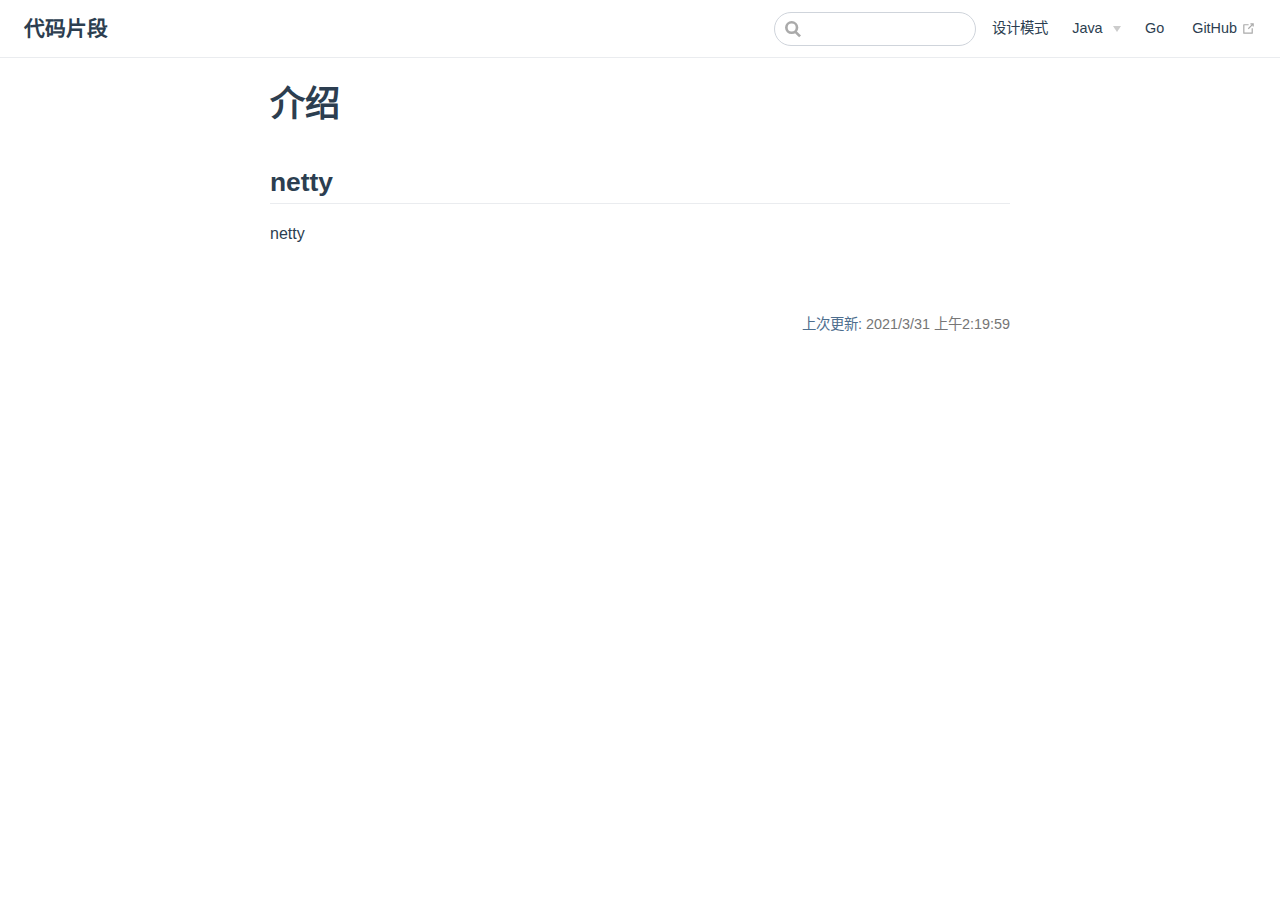
<file: java/netty/index.html>
<!DOCTYPE html>
<html lang="zh-CN">
  <head>
    <meta charset="utf-8">
    <meta name="viewport" content="width=device-width,initial-scale=1">
    <title>介绍 | 代码片段</title>
    <meta name="generator" content="VuePress 1.8.0">
    <link rel="icon" href="/logo.png">
    <link rel="manifest" href="/manifest.json">
    <link rel="apple-touch-icon" href="/icons/apple-touch-icon-152x152.png">
    <link rel="mask-icon" href="/icons/safari-pinned-tab.svg" color="#3eaf7c">
    <script data-ad-client="ca-pub-2245427233262012" async="true" src="https://pagead2.googlesyndication.com/pagead/js/adsbygoogle.js"></script>
    <meta name="description" content="沉淀、分享、成长，让自己和他人都能有所收获！">
    <meta name="theme-color" content="#3eaf7c">
    <meta name="apple-mobile-web-app-capable" content="yes">
    <meta name="apple-mobile-web-app-status-bar-style" content="black">
    <meta name="msapplication-TileImage" content="/icons/msapplication-icon-144x144.png">
    <meta name="msapplication-TileColor" content="#000000">
    
    <link rel="preload" href="/assets/css/0.styles.9f4589a6.css" as="style"><link rel="preload" href="/assets/js/app.3776ebbf.js" as="script"><link rel="preload" href="/assets/js/5.eba49061.js" as="script"><link rel="preload" href="/assets/js/15.ca08b2ac.js" as="script"><link rel="preload" href="/assets/js/6.a088a84b.js" as="script"><link rel="prefetch" href="/assets/js/10.ff684f25.js"><link rel="prefetch" href="/assets/js/11.af3486b3.js"><link rel="prefetch" href="/assets/js/12.3fb1b63b.js"><link rel="prefetch" href="/assets/js/13.fc5fb59d.js"><link rel="prefetch" href="/assets/js/14.a0422ee3.js"><link rel="prefetch" href="/assets/js/16.0491b187.js"><link rel="prefetch" href="/assets/js/17.cd495767.js"><link rel="prefetch" href="/assets/js/18.9fc76031.js"><link rel="prefetch" href="/assets/js/19.b5f75742.js"><link rel="prefetch" href="/assets/js/20.bb2a301f.js"><link rel="prefetch" href="/assets/js/21.b3ec0304.js"><link rel="prefetch" href="/assets/js/22.38b3510f.js"><link rel="prefetch" href="/assets/js/7.26cef934.js"><link rel="prefetch" href="/assets/js/8.e2bad295.js"><link rel="prefetch" href="/assets/js/9.fb0c050c.js"><link rel="prefetch" href="/assets/js/vendors~docsearch.cc126f98.js"><link rel="prefetch" href="/assets/js/vendors~flowchart.ee0aafb7.js"><link rel="prefetch" href="/assets/js/vendors~notification.7fc761b4.js">
    <link rel="stylesheet" href="/assets/css/0.styles.9f4589a6.css">
  </head>
  <body>
    <div id="app" data-server-rendered="true"><div class="theme-container no-sidebar"><header class="navbar"><div class="sidebar-button"><svg xmlns="http://www.w3.org/2000/svg" aria-hidden="true" role="img" viewBox="0 0 448 512" class="icon"><path fill="currentColor" d="M436 124H12c-6.627 0-12-5.373-12-12V80c0-6.627 5.373-12 12-12h424c6.627 0 12 5.373 12 12v32c0 6.627-5.373 12-12 12zm0 160H12c-6.627 0-12-5.373-12-12v-32c0-6.627 5.373-12 12-12h424c6.627 0 12 5.373 12 12v32c0 6.627-5.373 12-12 12zm0 160H12c-6.627 0-12-5.373-12-12v-32c0-6.627 5.373-12 12-12h424c6.627 0 12 5.373 12 12v32c0 6.627-5.373 12-12 12z"></path></svg></div> <a href="/" class="home-link router-link-active"><!----> <span class="site-name">代码片段</span></a> <div class="links"><form id="search-form" role="search" class="algolia-search-wrapper search-box"><input id="algolia-search-input" class="search-query"></form> <nav class="nav-links can-hide"><div class="nav-item"><a href="/patterns/index.html" class="nav-link">
  设计模式
</a></div><div class="nav-item"><div class="dropdown-wrapper"><button type="button" aria-label="Java" class="dropdown-title"><span class="title">Java</span> <span class="arrow down"></span></button> <button type="button" aria-label="Java" class="mobile-dropdown-title"><span class="title">Java</span> <span class="arrow right"></span></button> <ul class="nav-dropdown" style="display:none;"><li class="dropdown-item"><h4>
          Spring
        </h4> <ul class="dropdown-subitem-wrapper"><li class="dropdown-subitem"><a href="/java/spring/index.html" class="nav-link">
  spring
</a></li><li class="dropdown-subitem"><a href="/java/spring/boot/index.html" class="nav-link">
  spring-boot
</a></li></ul></li><li class="dropdown-item"><h4>
          Netty
        </h4> <ul class="dropdown-subitem-wrapper"><li class="dropdown-subitem"><a href="/java/netty/index.html" class="nav-link">
  netty
</a></li></ul></li></ul></div></div><div class="nav-item"><a href="/go/index.html" class="nav-link">
  Go
</a></div> <a href="https://github.com/vuejs/vuepress" target="_blank" rel="noopener noreferrer" class="repo-link">
    GitHub
    <span><svg xmlns="http://www.w3.org/2000/svg" aria-hidden="true" focusable="false" x="0px" y="0px" viewBox="0 0 100 100" width="15" height="15" class="icon outbound"><path fill="currentColor" d="M18.8,85.1h56l0,0c2.2,0,4-1.8,4-4v-32h-8v28h-48v-48h28v-8h-32l0,0c-2.2,0-4,1.8-4,4v56C14.8,83.3,16.6,85.1,18.8,85.1z"></path> <polygon fill="currentColor" points="45.7,48.7 51.3,54.3 77.2,28.5 77.2,37.2 85.2,37.2 85.2,14.9 62.8,14.9 62.8,22.9 71.5,22.9"></polygon></svg> <span class="sr-only">(opens new window)</span></span></a></nav></div></header> <div class="sidebar-mask"></div> <aside class="sidebar"><nav class="nav-links"><div class="nav-item"><a href="/patterns/index.html" class="nav-link">
  设计模式
</a></div><div class="nav-item"><div class="dropdown-wrapper"><button type="button" aria-label="Java" class="dropdown-title"><span class="title">Java</span> <span class="arrow down"></span></button> <button type="button" aria-label="Java" class="mobile-dropdown-title"><span class="title">Java</span> <span class="arrow right"></span></button> <ul class="nav-dropdown" style="display:none;"><li class="dropdown-item"><h4>
          Spring
        </h4> <ul class="dropdown-subitem-wrapper"><li class="dropdown-subitem"><a href="/java/spring/index.html" class="nav-link">
  spring
</a></li><li class="dropdown-subitem"><a href="/java/spring/boot/index.html" class="nav-link">
  spring-boot
</a></li></ul></li><li class="dropdown-item"><h4>
          Netty
        </h4> <ul class="dropdown-subitem-wrapper"><li class="dropdown-subitem"><a href="/java/netty/index.html" class="nav-link">
  netty
</a></li></ul></li></ul></div></div><div class="nav-item"><a href="/go/index.html" class="nav-link">
  Go
</a></div> <a href="https://github.com/vuejs/vuepress" target="_blank" rel="noopener noreferrer" class="repo-link">
    GitHub
    <span><svg xmlns="http://www.w3.org/2000/svg" aria-hidden="true" focusable="false" x="0px" y="0px" viewBox="0 0 100 100" width="15" height="15" class="icon outbound"><path fill="currentColor" d="M18.8,85.1h56l0,0c2.2,0,4-1.8,4-4v-32h-8v28h-48v-48h28v-8h-32l0,0c-2.2,0-4,1.8-4,4v56C14.8,83.3,16.6,85.1,18.8,85.1z"></path> <polygon fill="currentColor" points="45.7,48.7 51.3,54.3 77.2,28.5 77.2,37.2 85.2,37.2 85.2,14.9 62.8,14.9 62.8,22.9 71.5,22.9"></polygon></svg> <span class="sr-only">(opens new window)</span></span></a></nav>  <!----> </aside> <main class="page"> <div class="theme-default-content content__default"><h1 id="介绍"><a href="#介绍" class="header-anchor">#</a> 介绍</h1> <h2 id="netty"><a href="#netty" class="header-anchor">#</a> netty</h2> <p>netty</p></div> <footer class="page-edit"><!----> <div class="last-updated"><span class="prefix">上次更新:</span> <span class="time">2021/3/31 上午2:19:59</span></div></footer> <!----> </main></div><div class="global-ui"><!----><!----></div></div>
    <script src="/assets/js/app.3776ebbf.js" defer></script><script src="/assets/js/5.eba49061.js" defer></script><script src="/assets/js/15.ca08b2ac.js" defer></script><script src="/assets/js/6.a088a84b.js" defer></script>
  </body>
</html>
</file>
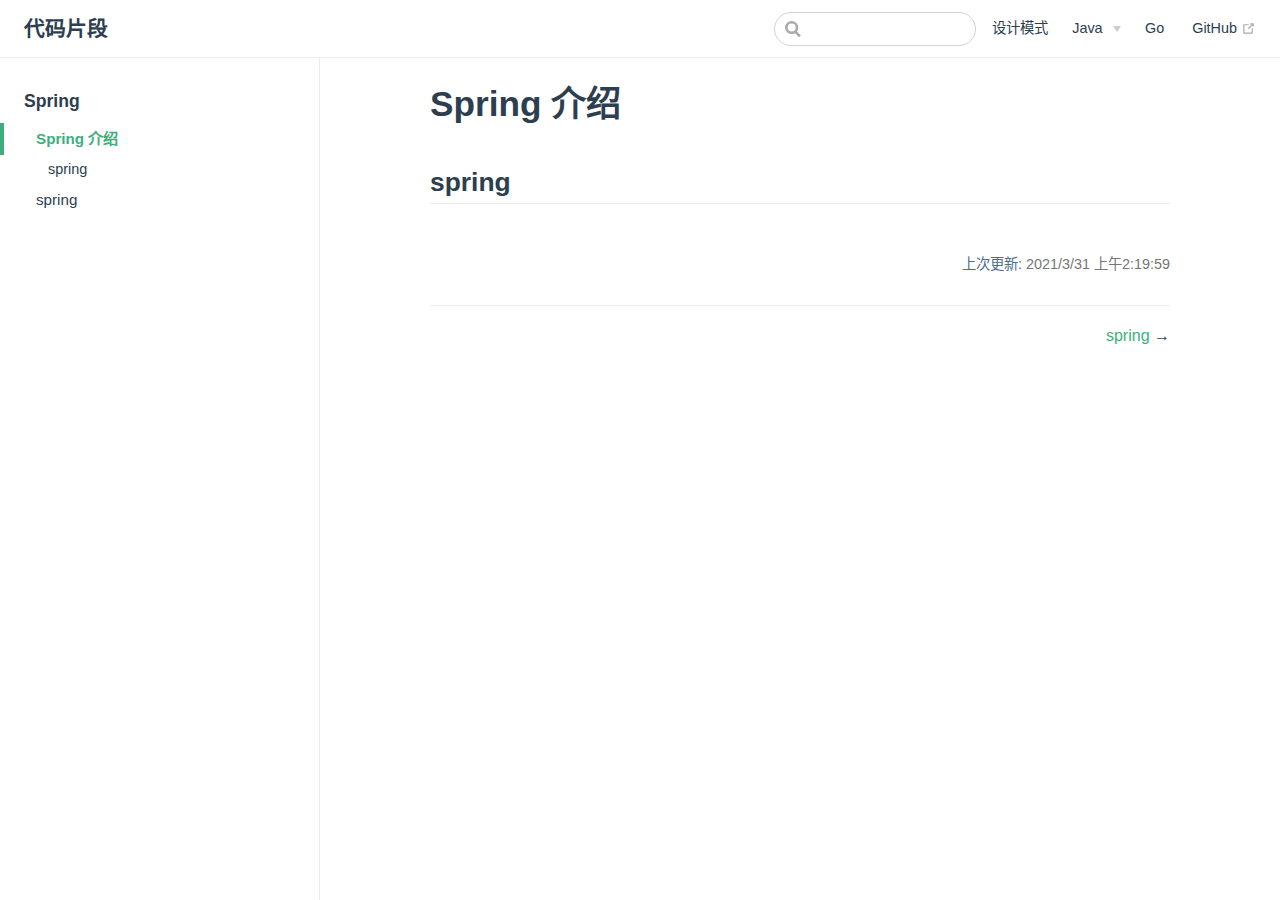
<file: java/spring/index.html>
<!DOCTYPE html>
<html lang="zh-CN">
  <head>
    <meta charset="utf-8">
    <meta name="viewport" content="width=device-width,initial-scale=1">
    <title>Spring 介绍 | 代码片段</title>
    <meta name="generator" content="VuePress 1.8.0">
    <link rel="icon" href="/logo.png">
    <link rel="manifest" href="/manifest.json">
    <link rel="apple-touch-icon" href="/icons/apple-touch-icon-152x152.png">
    <link rel="mask-icon" href="/icons/safari-pinned-tab.svg" color="#3eaf7c">
    <script data-ad-client="ca-pub-2245427233262012" async="true" src="https://pagead2.googlesyndication.com/pagead/js/adsbygoogle.js"></script>
    <meta name="description" content="沉淀、分享、成长，让自己和他人都能有所收获！">
    <meta name="theme-color" content="#3eaf7c">
    <meta name="apple-mobile-web-app-capable" content="yes">
    <meta name="apple-mobile-web-app-status-bar-style" content="black">
    <meta name="msapplication-TileImage" content="/icons/msapplication-icon-144x144.png">
    <meta name="msapplication-TileColor" content="#000000">
    
    <link rel="preload" href="/assets/css/0.styles.9f4589a6.css" as="style"><link rel="preload" href="/assets/js/app.3776ebbf.js" as="script"><link rel="preload" href="/assets/js/5.eba49061.js" as="script"><link rel="preload" href="/assets/js/16.0491b187.js" as="script"><link rel="preload" href="/assets/js/6.a088a84b.js" as="script"><link rel="prefetch" href="/assets/js/10.ff684f25.js"><link rel="prefetch" href="/assets/js/11.af3486b3.js"><link rel="prefetch" href="/assets/js/12.3fb1b63b.js"><link rel="prefetch" href="/assets/js/13.fc5fb59d.js"><link rel="prefetch" href="/assets/js/14.a0422ee3.js"><link rel="prefetch" href="/assets/js/15.ca08b2ac.js"><link rel="prefetch" href="/assets/js/17.cd495767.js"><link rel="prefetch" href="/assets/js/18.9fc76031.js"><link rel="prefetch" href="/assets/js/19.b5f75742.js"><link rel="prefetch" href="/assets/js/20.bb2a301f.js"><link rel="prefetch" href="/assets/js/21.b3ec0304.js"><link rel="prefetch" href="/assets/js/22.38b3510f.js"><link rel="prefetch" href="/assets/js/7.26cef934.js"><link rel="prefetch" href="/assets/js/8.e2bad295.js"><link rel="prefetch" href="/assets/js/9.fb0c050c.js"><link rel="prefetch" href="/assets/js/vendors~docsearch.cc126f98.js"><link rel="prefetch" href="/assets/js/vendors~flowchart.ee0aafb7.js"><link rel="prefetch" href="/assets/js/vendors~notification.7fc761b4.js">
    <link rel="stylesheet" href="/assets/css/0.styles.9f4589a6.css">
  </head>
  <body>
    <div id="app" data-server-rendered="true"><div class="theme-container"><header class="navbar"><div class="sidebar-button"><svg xmlns="http://www.w3.org/2000/svg" aria-hidden="true" role="img" viewBox="0 0 448 512" class="icon"><path fill="currentColor" d="M436 124H12c-6.627 0-12-5.373-12-12V80c0-6.627 5.373-12 12-12h424c6.627 0 12 5.373 12 12v32c0 6.627-5.373 12-12 12zm0 160H12c-6.627 0-12-5.373-12-12v-32c0-6.627 5.373-12 12-12h424c6.627 0 12 5.373 12 12v32c0 6.627-5.373 12-12 12zm0 160H12c-6.627 0-12-5.373-12-12v-32c0-6.627 5.373-12 12-12h424c6.627 0 12 5.373 12 12v32c0 6.627-5.373 12-12 12z"></path></svg></div> <a href="/" class="home-link router-link-active"><!----> <span class="site-name">代码片段</span></a> <div class="links"><form id="search-form" role="search" class="algolia-search-wrapper search-box"><input id="algolia-search-input" class="search-query"></form> <nav class="nav-links can-hide"><div class="nav-item"><a href="/patterns/index.html" class="nav-link">
  设计模式
</a></div><div class="nav-item"><div class="dropdown-wrapper"><button type="button" aria-label="Java" class="dropdown-title"><span class="title">Java</span> <span class="arrow down"></span></button> <button type="button" aria-label="Java" class="mobile-dropdown-title"><span class="title">Java</span> <span class="arrow right"></span></button> <ul class="nav-dropdown" style="display:none;"><li class="dropdown-item"><h4>
          Spring
        </h4> <ul class="dropdown-subitem-wrapper"><li class="dropdown-subitem"><a href="/java/spring/index.html" class="nav-link">
  spring
</a></li><li class="dropdown-subitem"><a href="/java/spring/boot/index.html" class="nav-link">
  spring-boot
</a></li></ul></li><li class="dropdown-item"><h4>
          Netty
        </h4> <ul class="dropdown-subitem-wrapper"><li class="dropdown-subitem"><a href="/java/netty/index.html" class="nav-link">
  netty
</a></li></ul></li></ul></div></div><div class="nav-item"><a href="/go/index.html" class="nav-link">
  Go
</a></div> <a href="https://github.com/vuejs/vuepress" target="_blank" rel="noopener noreferrer" class="repo-link">
    GitHub
    <span><svg xmlns="http://www.w3.org/2000/svg" aria-hidden="true" focusable="false" x="0px" y="0px" viewBox="0 0 100 100" width="15" height="15" class="icon outbound"><path fill="currentColor" d="M18.8,85.1h56l0,0c2.2,0,4-1.8,4-4v-32h-8v28h-48v-48h28v-8h-32l0,0c-2.2,0-4,1.8-4,4v56C14.8,83.3,16.6,85.1,18.8,85.1z"></path> <polygon fill="currentColor" points="45.7,48.7 51.3,54.3 77.2,28.5 77.2,37.2 85.2,37.2 85.2,14.9 62.8,14.9 62.8,22.9 71.5,22.9"></polygon></svg> <span class="sr-only">(opens new window)</span></span></a></nav></div></header> <div class="sidebar-mask"></div> <aside class="sidebar"><nav class="nav-links"><div class="nav-item"><a href="/patterns/index.html" class="nav-link">
  设计模式
</a></div><div class="nav-item"><div class="dropdown-wrapper"><button type="button" aria-label="Java" class="dropdown-title"><span class="title">Java</span> <span class="arrow down"></span></button> <button type="button" aria-label="Java" class="mobile-dropdown-title"><span class="title">Java</span> <span class="arrow right"></span></button> <ul class="nav-dropdown" style="display:none;"><li class="dropdown-item"><h4>
          Spring
        </h4> <ul class="dropdown-subitem-wrapper"><li class="dropdown-subitem"><a href="/java/spring/index.html" class="nav-link">
  spring
</a></li><li class="dropdown-subitem"><a href="/java/spring/boot/index.html" class="nav-link">
  spring-boot
</a></li></ul></li><li class="dropdown-item"><h4>
          Netty
        </h4> <ul class="dropdown-subitem-wrapper"><li class="dropdown-subitem"><a href="/java/netty/index.html" class="nav-link">
  netty
</a></li></ul></li></ul></div></div><div class="nav-item"><a href="/go/index.html" class="nav-link">
  Go
</a></div> <a href="https://github.com/vuejs/vuepress" target="_blank" rel="noopener noreferrer" class="repo-link">
    GitHub
    <span><svg xmlns="http://www.w3.org/2000/svg" aria-hidden="true" focusable="false" x="0px" y="0px" viewBox="0 0 100 100" width="15" height="15" class="icon outbound"><path fill="currentColor" d="M18.8,85.1h56l0,0c2.2,0,4-1.8,4-4v-32h-8v28h-48v-48h28v-8h-32l0,0c-2.2,0-4,1.8-4,4v56C14.8,83.3,16.6,85.1,18.8,85.1z"></path> <polygon fill="currentColor" points="45.7,48.7 51.3,54.3 77.2,28.5 77.2,37.2 85.2,37.2 85.2,14.9 62.8,14.9 62.8,22.9 71.5,22.9"></polygon></svg> <span class="sr-only">(opens new window)</span></span></a></nav>  <ul class="sidebar-links"><li><section class="sidebar-group depth-0"><p class="sidebar-heading open"><span>Spring</span> <!----></p> <ul class="sidebar-links sidebar-group-items"><li><a href="/java/spring/" aria-current="page" class="active sidebar-link">Spring 介绍</a><ul class="sidebar-sub-headers"><li class="sidebar-sub-header"><a href="/java/spring/#spring" class="sidebar-link">spring</a></li></ul></li><li><a href="/java/spring/spring.html" class="sidebar-link">spring</a></li></ul></section></li></ul> </aside> <main class="page"> <div class="theme-default-content content__default"><h1 id="spring-介绍"><a href="#spring-介绍" class="header-anchor">#</a> Spring 介绍</h1> <h2 id="spring"><a href="#spring" class="header-anchor">#</a> spring</h2></div> <footer class="page-edit"><!----> <div class="last-updated"><span class="prefix">上次更新:</span> <span class="time">2021/3/31 上午2:19:59</span></div></footer> <div class="page-nav"><p class="inner"><!----> <span class="next"><a href="/java/spring/spring.html">
        spring
      </a>
      →
    </span></p></div> </main></div><div class="global-ui"><!----><!----></div></div>
    <script src="/assets/js/app.3776ebbf.js" defer></script><script src="/assets/js/5.eba49061.js" defer></script><script src="/assets/js/16.0491b187.js" defer></script><script src="/assets/js/6.a088a84b.js" defer></script>
  </body>
</html>
</file>
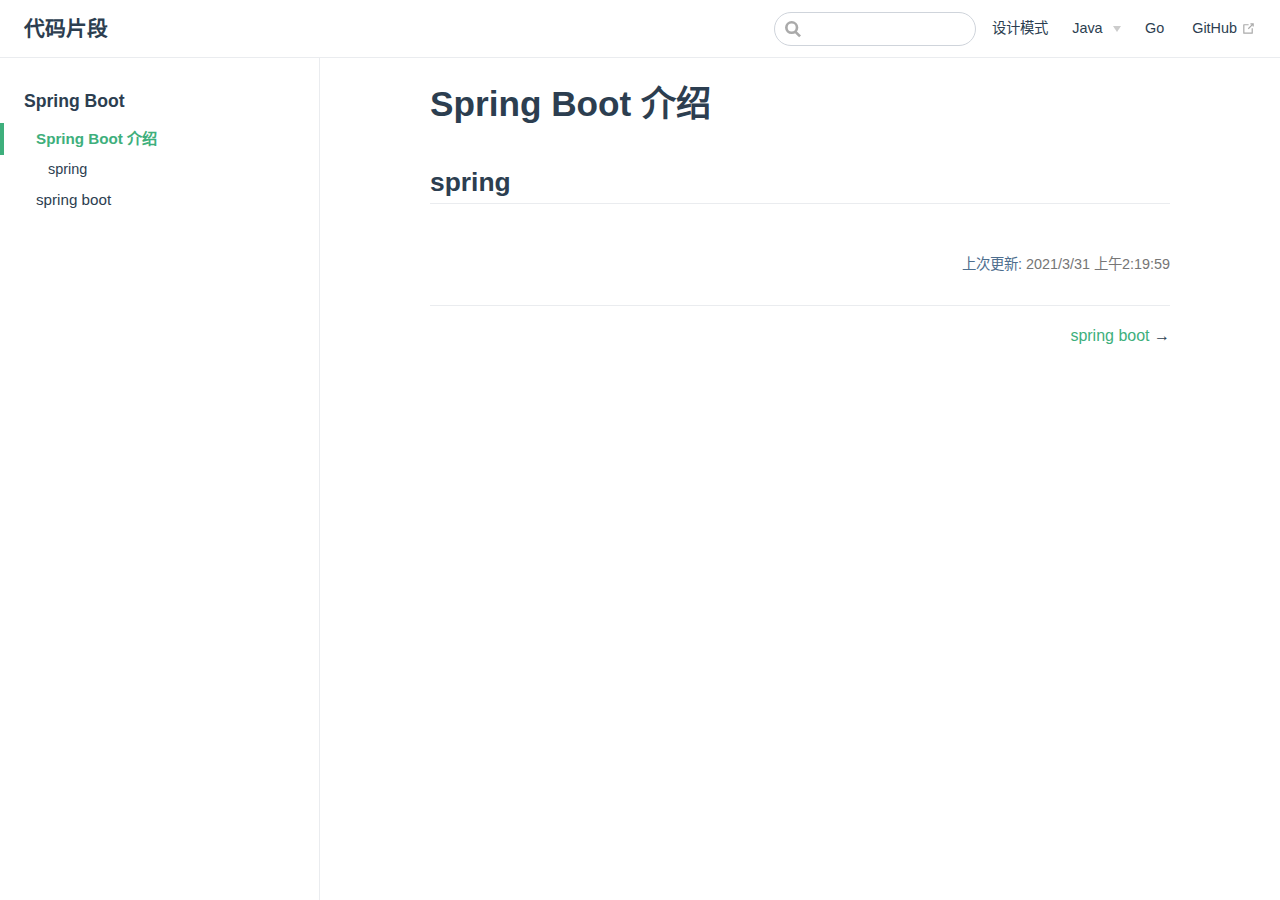
<file: java/spring/boot/index.html>
<!DOCTYPE html>
<html lang="zh-CN">
  <head>
    <meta charset="utf-8">
    <meta name="viewport" content="width=device-width,initial-scale=1">
    <title>Spring Boot 介绍 | 代码片段</title>
    <meta name="generator" content="VuePress 1.8.0">
    <link rel="icon" href="/logo.png">
    <link rel="manifest" href="/manifest.json">
    <link rel="apple-touch-icon" href="/icons/apple-touch-icon-152x152.png">
    <link rel="mask-icon" href="/icons/safari-pinned-tab.svg" color="#3eaf7c">
    <script data-ad-client="ca-pub-2245427233262012" async="true" src="https://pagead2.googlesyndication.com/pagead/js/adsbygoogle.js"></script>
    <meta name="description" content="沉淀、分享、成长，让自己和他人都能有所收获！">
    <meta name="theme-color" content="#3eaf7c">
    <meta name="apple-mobile-web-app-capable" content="yes">
    <meta name="apple-mobile-web-app-status-bar-style" content="black">
    <meta name="msapplication-TileImage" content="/icons/msapplication-icon-144x144.png">
    <meta name="msapplication-TileColor" content="#000000">
    
    <link rel="preload" href="/assets/css/0.styles.9f4589a6.css" as="style"><link rel="preload" href="/assets/js/app.3776ebbf.js" as="script"><link rel="preload" href="/assets/js/5.eba49061.js" as="script"><link rel="preload" href="/assets/js/17.cd495767.js" as="script"><link rel="preload" href="/assets/js/6.a088a84b.js" as="script"><link rel="prefetch" href="/assets/js/10.ff684f25.js"><link rel="prefetch" href="/assets/js/11.af3486b3.js"><link rel="prefetch" href="/assets/js/12.3fb1b63b.js"><link rel="prefetch" href="/assets/js/13.fc5fb59d.js"><link rel="prefetch" href="/assets/js/14.a0422ee3.js"><link rel="prefetch" href="/assets/js/15.ca08b2ac.js"><link rel="prefetch" href="/assets/js/16.0491b187.js"><link rel="prefetch" href="/assets/js/18.9fc76031.js"><link rel="prefetch" href="/assets/js/19.b5f75742.js"><link rel="prefetch" href="/assets/js/20.bb2a301f.js"><link rel="prefetch" href="/assets/js/21.b3ec0304.js"><link rel="prefetch" href="/assets/js/22.38b3510f.js"><link rel="prefetch" href="/assets/js/7.26cef934.js"><link rel="prefetch" href="/assets/js/8.e2bad295.js"><link rel="prefetch" href="/assets/js/9.fb0c050c.js"><link rel="prefetch" href="/assets/js/vendors~docsearch.cc126f98.js"><link rel="prefetch" href="/assets/js/vendors~flowchart.ee0aafb7.js"><link rel="prefetch" href="/assets/js/vendors~notification.7fc761b4.js">
    <link rel="stylesheet" href="/assets/css/0.styles.9f4589a6.css">
  </head>
  <body>
    <div id="app" data-server-rendered="true"><div class="theme-container"><header class="navbar"><div class="sidebar-button"><svg xmlns="http://www.w3.org/2000/svg" aria-hidden="true" role="img" viewBox="0 0 448 512" class="icon"><path fill="currentColor" d="M436 124H12c-6.627 0-12-5.373-12-12V80c0-6.627 5.373-12 12-12h424c6.627 0 12 5.373 12 12v32c0 6.627-5.373 12-12 12zm0 160H12c-6.627 0-12-5.373-12-12v-32c0-6.627 5.373-12 12-12h424c6.627 0 12 5.373 12 12v32c0 6.627-5.373 12-12 12zm0 160H12c-6.627 0-12-5.373-12-12v-32c0-6.627 5.373-12 12-12h424c6.627 0 12 5.373 12 12v32c0 6.627-5.373 12-12 12z"></path></svg></div> <a href="/" class="home-link router-link-active"><!----> <span class="site-name">代码片段</span></a> <div class="links"><form id="search-form" role="search" class="algolia-search-wrapper search-box"><input id="algolia-search-input" class="search-query"></form> <nav class="nav-links can-hide"><div class="nav-item"><a href="/patterns/index.html" class="nav-link">
  设计模式
</a></div><div class="nav-item"><div class="dropdown-wrapper"><button type="button" aria-label="Java" class="dropdown-title"><span class="title">Java</span> <span class="arrow down"></span></button> <button type="button" aria-label="Java" class="mobile-dropdown-title"><span class="title">Java</span> <span class="arrow right"></span></button> <ul class="nav-dropdown" style="display:none;"><li class="dropdown-item"><h4>
          Spring
        </h4> <ul class="dropdown-subitem-wrapper"><li class="dropdown-subitem"><a href="/java/spring/index.html" class="nav-link">
  spring
</a></li><li class="dropdown-subitem"><a href="/java/spring/boot/index.html" class="nav-link">
  spring-boot
</a></li></ul></li><li class="dropdown-item"><h4>
          Netty
        </h4> <ul class="dropdown-subitem-wrapper"><li class="dropdown-subitem"><a href="/java/netty/index.html" class="nav-link">
  netty
</a></li></ul></li></ul></div></div><div class="nav-item"><a href="/go/index.html" class="nav-link">
  Go
</a></div> <a href="https://github.com/vuejs/vuepress" target="_blank" rel="noopener noreferrer" class="repo-link">
    GitHub
    <span><svg xmlns="http://www.w3.org/2000/svg" aria-hidden="true" focusable="false" x="0px" y="0px" viewBox="0 0 100 100" width="15" height="15" class="icon outbound"><path fill="currentColor" d="M18.8,85.1h56l0,0c2.2,0,4-1.8,4-4v-32h-8v28h-48v-48h28v-8h-32l0,0c-2.2,0-4,1.8-4,4v56C14.8,83.3,16.6,85.1,18.8,85.1z"></path> <polygon fill="currentColor" points="45.7,48.7 51.3,54.3 77.2,28.5 77.2,37.2 85.2,37.2 85.2,14.9 62.8,14.9 62.8,22.9 71.5,22.9"></polygon></svg> <span class="sr-only">(opens new window)</span></span></a></nav></div></header> <div class="sidebar-mask"></div> <aside class="sidebar"><nav class="nav-links"><div class="nav-item"><a href="/patterns/index.html" class="nav-link">
  设计模式
</a></div><div class="nav-item"><div class="dropdown-wrapper"><button type="button" aria-label="Java" class="dropdown-title"><span class="title">Java</span> <span class="arrow down"></span></button> <button type="button" aria-label="Java" class="mobile-dropdown-title"><span class="title">Java</span> <span class="arrow right"></span></button> <ul class="nav-dropdown" style="display:none;"><li class="dropdown-item"><h4>
          Spring
        </h4> <ul class="dropdown-subitem-wrapper"><li class="dropdown-subitem"><a href="/java/spring/index.html" class="nav-link">
  spring
</a></li><li class="dropdown-subitem"><a href="/java/spring/boot/index.html" class="nav-link">
  spring-boot
</a></li></ul></li><li class="dropdown-item"><h4>
          Netty
        </h4> <ul class="dropdown-subitem-wrapper"><li class="dropdown-subitem"><a href="/java/netty/index.html" class="nav-link">
  netty
</a></li></ul></li></ul></div></div><div class="nav-item"><a href="/go/index.html" class="nav-link">
  Go
</a></div> <a href="https://github.com/vuejs/vuepress" target="_blank" rel="noopener noreferrer" class="repo-link">
    GitHub
    <span><svg xmlns="http://www.w3.org/2000/svg" aria-hidden="true" focusable="false" x="0px" y="0px" viewBox="0 0 100 100" width="15" height="15" class="icon outbound"><path fill="currentColor" d="M18.8,85.1h56l0,0c2.2,0,4-1.8,4-4v-32h-8v28h-48v-48h28v-8h-32l0,0c-2.2,0-4,1.8-4,4v56C14.8,83.3,16.6,85.1,18.8,85.1z"></path> <polygon fill="currentColor" points="45.7,48.7 51.3,54.3 77.2,28.5 77.2,37.2 85.2,37.2 85.2,14.9 62.8,14.9 62.8,22.9 71.5,22.9"></polygon></svg> <span class="sr-only">(opens new window)</span></span></a></nav>  <ul class="sidebar-links"><li><section class="sidebar-group depth-0"><a href="/java/spring/boot/boot" class="sidebar-heading clickable open"><span>Spring Boot</span> <!----></a> <ul class="sidebar-links sidebar-group-items"><li><a href="/java/spring/boot/" aria-current="page" class="active sidebar-link">Spring Boot 介绍</a><ul class="sidebar-sub-headers"><li class="sidebar-sub-header"><a href="/java/spring/boot/#spring" class="sidebar-link">spring</a></li></ul></li><li><a href="/java/spring/boot/spring-boot.html" class="sidebar-link">spring boot</a></li></ul></section></li></ul> </aside> <main class="page"> <div class="theme-default-content content__default"><h1 id="spring-boot-介绍"><a href="#spring-boot-介绍" class="header-anchor">#</a> Spring Boot 介绍</h1> <h2 id="spring"><a href="#spring" class="header-anchor">#</a> spring</h2></div> <footer class="page-edit"><!----> <div class="last-updated"><span class="prefix">上次更新:</span> <span class="time">2021/3/31 上午2:19:59</span></div></footer> <div class="page-nav"><p class="inner"><!----> <span class="next"><a href="/java/spring/boot/spring-boot.html">
        spring boot
      </a>
      →
    </span></p></div> </main></div><div class="global-ui"><!----><!----></div></div>
    <script src="/assets/js/app.3776ebbf.js" defer></script><script src="/assets/js/5.eba49061.js" defer></script><script src="/assets/js/17.cd495767.js" defer></script><script src="/assets/js/6.a088a84b.js" defer></script>
  </body>
</html>
</file>
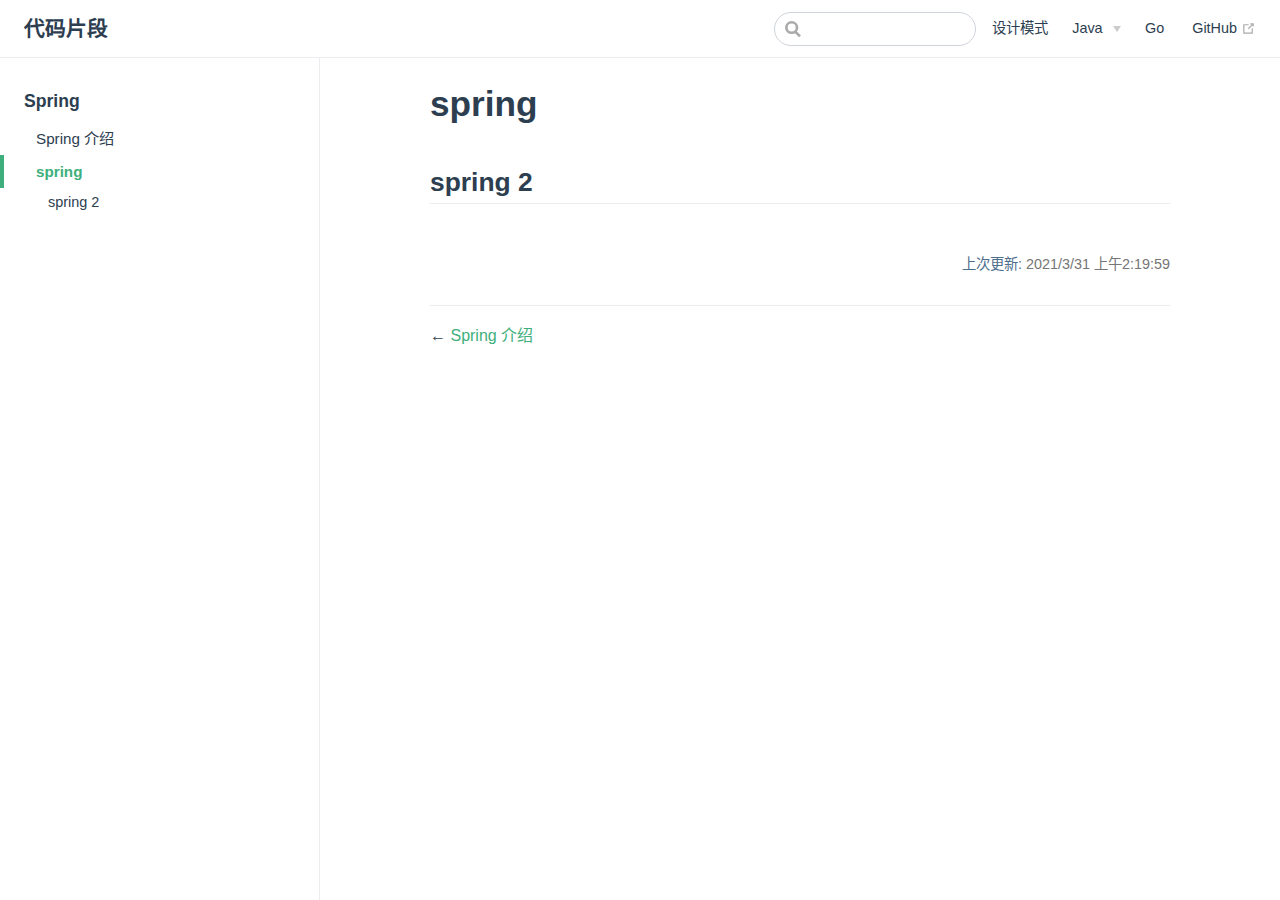
<file: java/spring/spring.html>
<!DOCTYPE html>
<html lang="zh-CN">
  <head>
    <meta charset="utf-8">
    <meta name="viewport" content="width=device-width,initial-scale=1">
    <title>spring | 代码片段</title>
    <meta name="generator" content="VuePress 1.8.0">
    <link rel="icon" href="/logo.png">
    <link rel="manifest" href="/manifest.json">
    <link rel="apple-touch-icon" href="/icons/apple-touch-icon-152x152.png">
    <link rel="mask-icon" href="/icons/safari-pinned-tab.svg" color="#3eaf7c">
    <script data-ad-client="ca-pub-2245427233262012" async="true" src="https://pagead2.googlesyndication.com/pagead/js/adsbygoogle.js"></script>
    <meta name="description" content="沉淀、分享、成长，让自己和他人都能有所收获！">
    <meta name="theme-color" content="#3eaf7c">
    <meta name="apple-mobile-web-app-capable" content="yes">
    <meta name="apple-mobile-web-app-status-bar-style" content="black">
    <meta name="msapplication-TileImage" content="/icons/msapplication-icon-144x144.png">
    <meta name="msapplication-TileColor" content="#000000">
    
    <link rel="preload" href="/assets/css/0.styles.9f4589a6.css" as="style"><link rel="preload" href="/assets/js/app.3776ebbf.js" as="script"><link rel="preload" href="/assets/js/5.eba49061.js" as="script"><link rel="preload" href="/assets/js/19.b5f75742.js" as="script"><link rel="preload" href="/assets/js/6.a088a84b.js" as="script"><link rel="prefetch" href="/assets/js/10.ff684f25.js"><link rel="prefetch" href="/assets/js/11.af3486b3.js"><link rel="prefetch" href="/assets/js/12.3fb1b63b.js"><link rel="prefetch" href="/assets/js/13.fc5fb59d.js"><link rel="prefetch" href="/assets/js/14.a0422ee3.js"><link rel="prefetch" href="/assets/js/15.ca08b2ac.js"><link rel="prefetch" href="/assets/js/16.0491b187.js"><link rel="prefetch" href="/assets/js/17.cd495767.js"><link rel="prefetch" href="/assets/js/18.9fc76031.js"><link rel="prefetch" href="/assets/js/20.bb2a301f.js"><link rel="prefetch" href="/assets/js/21.b3ec0304.js"><link rel="prefetch" href="/assets/js/22.38b3510f.js"><link rel="prefetch" href="/assets/js/7.26cef934.js"><link rel="prefetch" href="/assets/js/8.e2bad295.js"><link rel="prefetch" href="/assets/js/9.fb0c050c.js"><link rel="prefetch" href="/assets/js/vendors~docsearch.cc126f98.js"><link rel="prefetch" href="/assets/js/vendors~flowchart.ee0aafb7.js"><link rel="prefetch" href="/assets/js/vendors~notification.7fc761b4.js">
    <link rel="stylesheet" href="/assets/css/0.styles.9f4589a6.css">
  </head>
  <body>
    <div id="app" data-server-rendered="true"><div class="theme-container"><header class="navbar"><div class="sidebar-button"><svg xmlns="http://www.w3.org/2000/svg" aria-hidden="true" role="img" viewBox="0 0 448 512" class="icon"><path fill="currentColor" d="M436 124H12c-6.627 0-12-5.373-12-12V80c0-6.627 5.373-12 12-12h424c6.627 0 12 5.373 12 12v32c0 6.627-5.373 12-12 12zm0 160H12c-6.627 0-12-5.373-12-12v-32c0-6.627 5.373-12 12-12h424c6.627 0 12 5.373 12 12v32c0 6.627-5.373 12-12 12zm0 160H12c-6.627 0-12-5.373-12-12v-32c0-6.627 5.373-12 12-12h424c6.627 0 12 5.373 12 12v32c0 6.627-5.373 12-12 12z"></path></svg></div> <a href="/" class="home-link router-link-active"><!----> <span class="site-name">代码片段</span></a> <div class="links"><form id="search-form" role="search" class="algolia-search-wrapper search-box"><input id="algolia-search-input" class="search-query"></form> <nav class="nav-links can-hide"><div class="nav-item"><a href="/patterns/index.html" class="nav-link">
  设计模式
</a></div><div class="nav-item"><div class="dropdown-wrapper"><button type="button" aria-label="Java" class="dropdown-title"><span class="title">Java</span> <span class="arrow down"></span></button> <button type="button" aria-label="Java" class="mobile-dropdown-title"><span class="title">Java</span> <span class="arrow right"></span></button> <ul class="nav-dropdown" style="display:none;"><li class="dropdown-item"><h4>
          Spring
        </h4> <ul class="dropdown-subitem-wrapper"><li class="dropdown-subitem"><a href="/java/spring/index.html" class="nav-link">
  spring
</a></li><li class="dropdown-subitem"><a href="/java/spring/boot/index.html" class="nav-link">
  spring-boot
</a></li></ul></li><li class="dropdown-item"><h4>
          Netty
        </h4> <ul class="dropdown-subitem-wrapper"><li class="dropdown-subitem"><a href="/java/netty/index.html" class="nav-link">
  netty
</a></li></ul></li></ul></div></div><div class="nav-item"><a href="/go/index.html" class="nav-link">
  Go
</a></div> <a href="https://github.com/vuejs/vuepress" target="_blank" rel="noopener noreferrer" class="repo-link">
    GitHub
    <span><svg xmlns="http://www.w3.org/2000/svg" aria-hidden="true" focusable="false" x="0px" y="0px" viewBox="0 0 100 100" width="15" height="15" class="icon outbound"><path fill="currentColor" d="M18.8,85.1h56l0,0c2.2,0,4-1.8,4-4v-32h-8v28h-48v-48h28v-8h-32l0,0c-2.2,0-4,1.8-4,4v56C14.8,83.3,16.6,85.1,18.8,85.1z"></path> <polygon fill="currentColor" points="45.7,48.7 51.3,54.3 77.2,28.5 77.2,37.2 85.2,37.2 85.2,14.9 62.8,14.9 62.8,22.9 71.5,22.9"></polygon></svg> <span class="sr-only">(opens new window)</span></span></a></nav></div></header> <div class="sidebar-mask"></div> <aside class="sidebar"><nav class="nav-links"><div class="nav-item"><a href="/patterns/index.html" class="nav-link">
  设计模式
</a></div><div class="nav-item"><div class="dropdown-wrapper"><button type="button" aria-label="Java" class="dropdown-title"><span class="title">Java</span> <span class="arrow down"></span></button> <button type="button" aria-label="Java" class="mobile-dropdown-title"><span class="title">Java</span> <span class="arrow right"></span></button> <ul class="nav-dropdown" style="display:none;"><li class="dropdown-item"><h4>
          Spring
        </h4> <ul class="dropdown-subitem-wrapper"><li class="dropdown-subitem"><a href="/java/spring/index.html" class="nav-link">
  spring
</a></li><li class="dropdown-subitem"><a href="/java/spring/boot/index.html" class="nav-link">
  spring-boot
</a></li></ul></li><li class="dropdown-item"><h4>
          Netty
        </h4> <ul class="dropdown-subitem-wrapper"><li class="dropdown-subitem"><a href="/java/netty/index.html" class="nav-link">
  netty
</a></li></ul></li></ul></div></div><div class="nav-item"><a href="/go/index.html" class="nav-link">
  Go
</a></div> <a href="https://github.com/vuejs/vuepress" target="_blank" rel="noopener noreferrer" class="repo-link">
    GitHub
    <span><svg xmlns="http://www.w3.org/2000/svg" aria-hidden="true" focusable="false" x="0px" y="0px" viewBox="0 0 100 100" width="15" height="15" class="icon outbound"><path fill="currentColor" d="M18.8,85.1h56l0,0c2.2,0,4-1.8,4-4v-32h-8v28h-48v-48h28v-8h-32l0,0c-2.2,0-4,1.8-4,4v56C14.8,83.3,16.6,85.1,18.8,85.1z"></path> <polygon fill="currentColor" points="45.7,48.7 51.3,54.3 77.2,28.5 77.2,37.2 85.2,37.2 85.2,14.9 62.8,14.9 62.8,22.9 71.5,22.9"></polygon></svg> <span class="sr-only">(opens new window)</span></span></a></nav>  <ul class="sidebar-links"><li><section class="sidebar-group depth-0"><p class="sidebar-heading open"><span>Spring</span> <!----></p> <ul class="sidebar-links sidebar-group-items"><li><a href="/java/spring/" aria-current="page" class="sidebar-link">Spring 介绍</a></li><li><a href="/java/spring/spring.html" aria-current="page" class="active sidebar-link">spring</a><ul class="sidebar-sub-headers"><li class="sidebar-sub-header"><a href="/java/spring/spring.html#spring-2" class="sidebar-link">spring 2</a></li></ul></li></ul></section></li></ul> </aside> <main class="page"> <div class="theme-default-content content__default"><h1 id="spring"><a href="#spring" class="header-anchor">#</a> spring</h1> <h2 id="spring-2"><a href="#spring-2" class="header-anchor">#</a> spring 2</h2></div> <footer class="page-edit"><!----> <div class="last-updated"><span class="prefix">上次更新:</span> <span class="time">2021/3/31 上午2:19:59</span></div></footer> <div class="page-nav"><p class="inner"><span class="prev">
      ←
      <a href="/java/spring/" class="prev router-link-active">
        Spring 介绍
      </a></span> <!----></p></div> </main></div><div class="global-ui"><!----><!----></div></div>
    <script src="/assets/js/app.3776ebbf.js" defer></script><script src="/assets/js/5.eba49061.js" defer></script><script src="/assets/js/19.b5f75742.js" defer></script><script src="/assets/js/6.a088a84b.js" defer></script>
  </body>
</html>
</file>
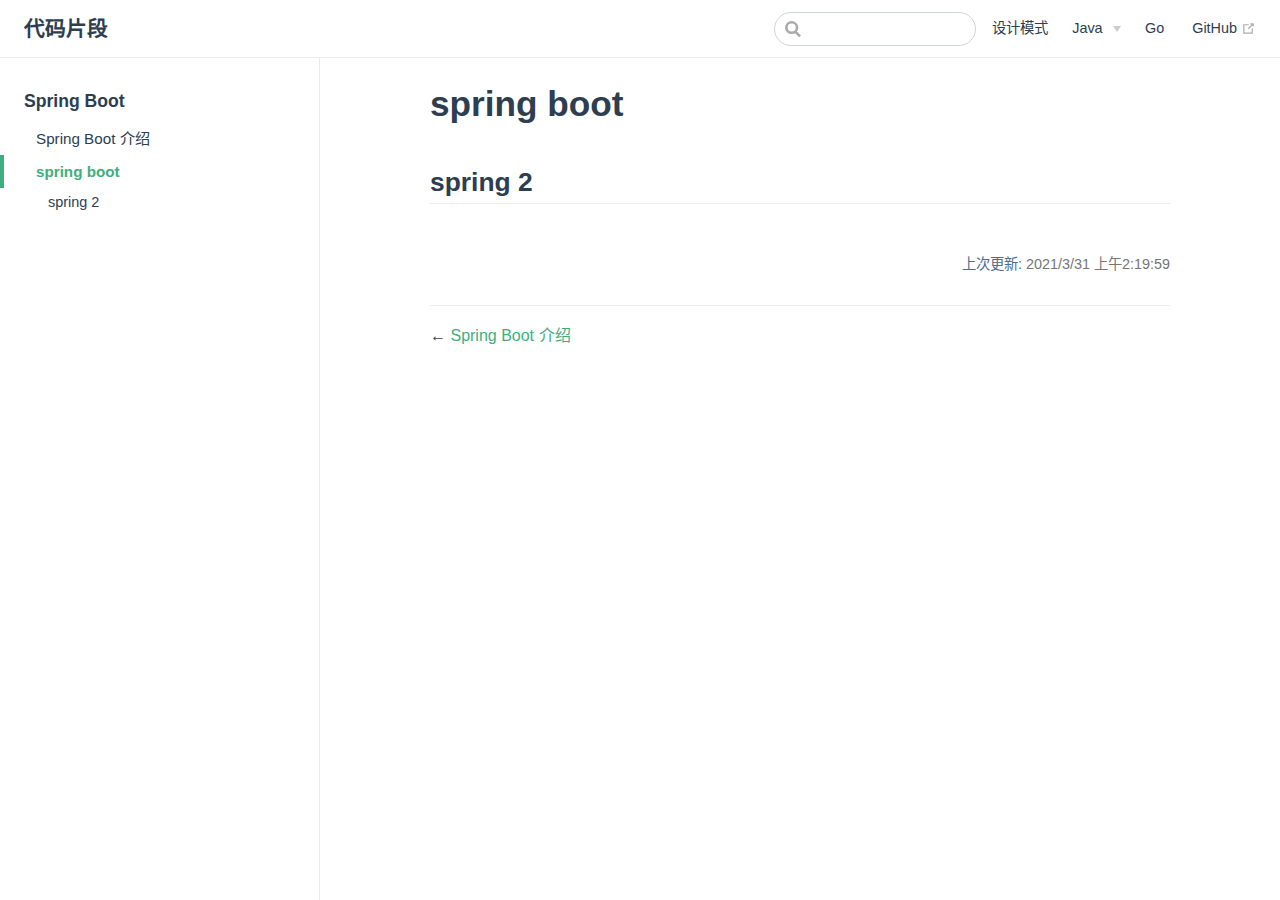
<file: java/spring/boot/spring-boot.html>
<!DOCTYPE html>
<html lang="zh-CN">
  <head>
    <meta charset="utf-8">
    <meta name="viewport" content="width=device-width,initial-scale=1">
    <title>spring boot | 代码片段</title>
    <meta name="generator" content="VuePress 1.8.0">
    <link rel="icon" href="/logo.png">
    <link rel="manifest" href="/manifest.json">
    <link rel="apple-touch-icon" href="/icons/apple-touch-icon-152x152.png">
    <link rel="mask-icon" href="/icons/safari-pinned-tab.svg" color="#3eaf7c">
    <script data-ad-client="ca-pub-2245427233262012" async="true" src="https://pagead2.googlesyndication.com/pagead/js/adsbygoogle.js"></script>
    <meta name="description" content="沉淀、分享、成长，让自己和他人都能有所收获！">
    <meta name="theme-color" content="#3eaf7c">
    <meta name="apple-mobile-web-app-capable" content="yes">
    <meta name="apple-mobile-web-app-status-bar-style" content="black">
    <meta name="msapplication-TileImage" content="/icons/msapplication-icon-144x144.png">
    <meta name="msapplication-TileColor" content="#000000">
    
    <link rel="preload" href="/assets/css/0.styles.9f4589a6.css" as="style"><link rel="preload" href="/assets/js/app.3776ebbf.js" as="script"><link rel="preload" href="/assets/js/5.eba49061.js" as="script"><link rel="preload" href="/assets/js/18.9fc76031.js" as="script"><link rel="preload" href="/assets/js/6.a088a84b.js" as="script"><link rel="prefetch" href="/assets/js/10.ff684f25.js"><link rel="prefetch" href="/assets/js/11.af3486b3.js"><link rel="prefetch" href="/assets/js/12.3fb1b63b.js"><link rel="prefetch" href="/assets/js/13.fc5fb59d.js"><link rel="prefetch" href="/assets/js/14.a0422ee3.js"><link rel="prefetch" href="/assets/js/15.ca08b2ac.js"><link rel="prefetch" href="/assets/js/16.0491b187.js"><link rel="prefetch" href="/assets/js/17.cd495767.js"><link rel="prefetch" href="/assets/js/19.b5f75742.js"><link rel="prefetch" href="/assets/js/20.bb2a301f.js"><link rel="prefetch" href="/assets/js/21.b3ec0304.js"><link rel="prefetch" href="/assets/js/22.38b3510f.js"><link rel="prefetch" href="/assets/js/7.26cef934.js"><link rel="prefetch" href="/assets/js/8.e2bad295.js"><link rel="prefetch" href="/assets/js/9.fb0c050c.js"><link rel="prefetch" href="/assets/js/vendors~docsearch.cc126f98.js"><link rel="prefetch" href="/assets/js/vendors~flowchart.ee0aafb7.js"><link rel="prefetch" href="/assets/js/vendors~notification.7fc761b4.js">
    <link rel="stylesheet" href="/assets/css/0.styles.9f4589a6.css">
  </head>
  <body>
    <div id="app" data-server-rendered="true"><div class="theme-container"><header class="navbar"><div class="sidebar-button"><svg xmlns="http://www.w3.org/2000/svg" aria-hidden="true" role="img" viewBox="0 0 448 512" class="icon"><path fill="currentColor" d="M436 124H12c-6.627 0-12-5.373-12-12V80c0-6.627 5.373-12 12-12h424c6.627 0 12 5.373 12 12v32c0 6.627-5.373 12-12 12zm0 160H12c-6.627 0-12-5.373-12-12v-32c0-6.627 5.373-12 12-12h424c6.627 0 12 5.373 12 12v32c0 6.627-5.373 12-12 12zm0 160H12c-6.627 0-12-5.373-12-12v-32c0-6.627 5.373-12 12-12h424c6.627 0 12 5.373 12 12v32c0 6.627-5.373 12-12 12z"></path></svg></div> <a href="/" class="home-link router-link-active"><!----> <span class="site-name">代码片段</span></a> <div class="links"><form id="search-form" role="search" class="algolia-search-wrapper search-box"><input id="algolia-search-input" class="search-query"></form> <nav class="nav-links can-hide"><div class="nav-item"><a href="/patterns/index.html" class="nav-link">
  设计模式
</a></div><div class="nav-item"><div class="dropdown-wrapper"><button type="button" aria-label="Java" class="dropdown-title"><span class="title">Java</span> <span class="arrow down"></span></button> <button type="button" aria-label="Java" class="mobile-dropdown-title"><span class="title">Java</span> <span class="arrow right"></span></button> <ul class="nav-dropdown" style="display:none;"><li class="dropdown-item"><h4>
          Spring
        </h4> <ul class="dropdown-subitem-wrapper"><li class="dropdown-subitem"><a href="/java/spring/index.html" class="nav-link">
  spring
</a></li><li class="dropdown-subitem"><a href="/java/spring/boot/index.html" class="nav-link">
  spring-boot
</a></li></ul></li><li class="dropdown-item"><h4>
          Netty
        </h4> <ul class="dropdown-subitem-wrapper"><li class="dropdown-subitem"><a href="/java/netty/index.html" class="nav-link">
  netty
</a></li></ul></li></ul></div></div><div class="nav-item"><a href="/go/index.html" class="nav-link">
  Go
</a></div> <a href="https://github.com/vuejs/vuepress" target="_blank" rel="noopener noreferrer" class="repo-link">
    GitHub
    <span><svg xmlns="http://www.w3.org/2000/svg" aria-hidden="true" focusable="false" x="0px" y="0px" viewBox="0 0 100 100" width="15" height="15" class="icon outbound"><path fill="currentColor" d="M18.8,85.1h56l0,0c2.2,0,4-1.8,4-4v-32h-8v28h-48v-48h28v-8h-32l0,0c-2.2,0-4,1.8-4,4v56C14.8,83.3,16.6,85.1,18.8,85.1z"></path> <polygon fill="currentColor" points="45.7,48.7 51.3,54.3 77.2,28.5 77.2,37.2 85.2,37.2 85.2,14.9 62.8,14.9 62.8,22.9 71.5,22.9"></polygon></svg> <span class="sr-only">(opens new window)</span></span></a></nav></div></header> <div class="sidebar-mask"></div> <aside class="sidebar"><nav class="nav-links"><div class="nav-item"><a href="/patterns/index.html" class="nav-link">
  设计模式
</a></div><div class="nav-item"><div class="dropdown-wrapper"><button type="button" aria-label="Java" class="dropdown-title"><span class="title">Java</span> <span class="arrow down"></span></button> <button type="button" aria-label="Java" class="mobile-dropdown-title"><span class="title">Java</span> <span class="arrow right"></span></button> <ul class="nav-dropdown" style="display:none;"><li class="dropdown-item"><h4>
          Spring
        </h4> <ul class="dropdown-subitem-wrapper"><li class="dropdown-subitem"><a href="/java/spring/index.html" class="nav-link">
  spring
</a></li><li class="dropdown-subitem"><a href="/java/spring/boot/index.html" class="nav-link">
  spring-boot
</a></li></ul></li><li class="dropdown-item"><h4>
          Netty
        </h4> <ul class="dropdown-subitem-wrapper"><li class="dropdown-subitem"><a href="/java/netty/index.html" class="nav-link">
  netty
</a></li></ul></li></ul></div></div><div class="nav-item"><a href="/go/index.html" class="nav-link">
  Go
</a></div> <a href="https://github.com/vuejs/vuepress" target="_blank" rel="noopener noreferrer" class="repo-link">
    GitHub
    <span><svg xmlns="http://www.w3.org/2000/svg" aria-hidden="true" focusable="false" x="0px" y="0px" viewBox="0 0 100 100" width="15" height="15" class="icon outbound"><path fill="currentColor" d="M18.8,85.1h56l0,0c2.2,0,4-1.8,4-4v-32h-8v28h-48v-48h28v-8h-32l0,0c-2.2,0-4,1.8-4,4v56C14.8,83.3,16.6,85.1,18.8,85.1z"></path> <polygon fill="currentColor" points="45.7,48.7 51.3,54.3 77.2,28.5 77.2,37.2 85.2,37.2 85.2,14.9 62.8,14.9 62.8,22.9 71.5,22.9"></polygon></svg> <span class="sr-only">(opens new window)</span></span></a></nav>  <ul class="sidebar-links"><li><section class="sidebar-group depth-0"><a href="/java/spring/boot/boot" class="sidebar-heading clickable open"><span>Spring Boot</span> <!----></a> <ul class="sidebar-links sidebar-group-items"><li><a href="/java/spring/boot/" aria-current="page" class="sidebar-link">Spring Boot 介绍</a></li><li><a href="/java/spring/boot/spring-boot.html" aria-current="page" class="active sidebar-link">spring boot</a><ul class="sidebar-sub-headers"><li class="sidebar-sub-header"><a href="/java/spring/boot/spring-boot.html#spring-2" class="sidebar-link">spring 2</a></li></ul></li></ul></section></li></ul> </aside> <main class="page"> <div class="theme-default-content content__default"><h1 id="spring-boot"><a href="#spring-boot" class="header-anchor">#</a> spring boot</h1> <h2 id="spring-2"><a href="#spring-2" class="header-anchor">#</a> spring 2</h2></div> <footer class="page-edit"><!----> <div class="last-updated"><span class="prefix">上次更新:</span> <span class="time">2021/3/31 上午2:19:59</span></div></footer> <div class="page-nav"><p class="inner"><span class="prev">
      ←
      <a href="/java/spring/boot/" class="prev router-link-active">
        Spring Boot 介绍
      </a></span> <!----></p></div> </main></div><div class="global-ui"><!----><!----></div></div>
    <script src="/assets/js/app.3776ebbf.js" defer></script><script src="/assets/js/5.eba49061.js" defer></script><script src="/assets/js/18.9fc76031.js" defer></script><script src="/assets/js/6.a088a84b.js" defer></script>
  </body>
</html>
</file>
<file: assets/css/0.styles.9f4589a6.css>
.medium-zoom-overlay{z-index:100}.medium-zoom-overlay~img{z-index:101}code[class*=language-],pre[class*=language-]{color:#ccc;background:none;font-family:Consolas,Monaco,Andale Mono,Ubuntu Mono,monospace;font-size:1em;text-align:left;white-space:pre;word-spacing:normal;word-break:normal;word-wrap:normal;line-height:1.5;-moz-tab-size:4;-o-tab-size:4;tab-size:4;-webkit-hyphens:none;-ms-hyphens:none;hyphens:none}pre[class*=language-]{padding:1em;margin:.5em 0;overflow:auto}:not(pre)>code[class*=language-],pre[class*=language-]{background:#2d2d2d}:not(pre)>code[class*=language-]{padding:.1em;border-radius:.3em;white-space:normal}.token.block-comment,.token.cdata,.token.comment,.token.doctype,.token.prolog{color:#999}.token.punctuation{color:#ccc}.token.attr-name,.token.deleted,.token.namespace,.token.tag{color:#e2777a}.token.function-name{color:#6196cc}.token.boolean,.token.function,.token.number{color:#f08d49}.token.class-name,.token.constant,.token.property,.token.symbol{color:#f8c555}.token.atrule,.token.builtin,.token.important,.token.keyword,.token.selector{color:#cc99cd}.token.attr-value,.token.char,.token.regex,.token.string,.token.variable{color:#7ec699}.token.entity,.token.operator,.token.url{color:#67cdcc}.token.bold,.token.important{font-weight:700}.token.italic{font-style:italic}.token.entity{cursor:help}.token.inserted{color:green}.theme-default-content code{color:#476582;padding:.25rem .5rem;margin:0;font-size:.85em;background-color:rgba(27,31,35,.05);border-radius:3px}.theme-default-content code .token.deleted{color:#ec5975}.theme-default-content code .token.inserted{color:#3eaf7c}.theme-default-content pre,.theme-default-content pre[class*=language-]{line-height:1.4;padding:1.25rem 1.5rem;margin:.85rem 0;background-color:#282c34;border-radius:6px;overflow:auto}.theme-default-content pre[class*=language-] code,.theme-default-content pre code{color:#fff;padding:0;background-color:transparent;border-radius:0}div[class*=language-]{position:relative;background-color:#282c34;border-radius:6px}div[class*=language-] .highlight-lines{-webkit-user-select:none;-moz-user-select:none;-ms-user-select:none;user-select:none;padding-top:1.3rem;position:absolute;top:0;left:0;width:100%;line-height:1.4}div[class*=language-] .highlight-lines .highlighted{background-color:rgba(0,0,0,.66)}div[class*=language-] pre,div[class*=language-] pre[class*=language-]{background:transparent;position:relative;z-index:1}div[class*=language-]:before{position:absolute;z-index:3;top:.8em;right:1em;font-size:.75rem;color:hsla(0,0%,100%,.4)}div[class*=language-]:not(.line-numbers-mode) .line-numbers-wrapper{display:none}div[class*=language-].line-numbers-mode .highlight-lines .highlighted{position:relative}div[class*=language-].line-numbers-mode .highlight-lines .highlighted:before{content:" ";position:absolute;z-index:3;left:0;top:0;display:block;width:3.5rem;height:100%;background-color:rgba(0,0,0,.66)}div[class*=language-].line-numbers-mode pre{padding-left:4.5rem;vertical-align:middle}div[class*=language-].line-numbers-mode .line-numbers-wrapper{position:absolute;top:0;width:3.5rem;text-align:center;color:hsla(0,0%,100%,.3);padding:1.25rem 0;line-height:1.4}div[class*=language-].line-numbers-mode .line-numbers-wrapper .line-number,div[class*=language-].line-numbers-mode .line-numbers-wrapper br{-webkit-user-select:none;-moz-user-select:none;-ms-user-select:none;user-select:none}div[class*=language-].line-numbers-mode .line-numbers-wrapper .line-number{position:relative;z-index:4;font-size:.85em}div[class*=language-].line-numbers-mode:after{content:"";position:absolute;z-index:2;top:0;left:0;width:3.5rem;height:100%;border-radius:6px 0 0 6px;border-right:1px solid rgba(0,0,0,.66);background-color:#282c34}div[class~=language-js]:before{content:"js"}div[class~=language-ts]:before{content:"ts"}div[class~=language-html]:before{content:"html"}div[class~=language-md]:before{content:"md"}div[class~=language-vue]:before{content:"vue"}div[class~=language-css]:before{content:"css"}div[class~=language-sass]:before{content:"sass"}div[class~=language-scss]:before{content:"scss"}div[class~=language-less]:before{content:"less"}div[class~=language-stylus]:before{content:"stylus"}div[class~=language-go]:before{content:"go"}div[class~=language-java]:before{content:"java"}div[class~=language-c]:before{content:"c"}div[class~=language-sh]:before{content:"sh"}div[class~=language-yaml]:before{content:"yaml"}div[class~=language-py]:before{content:"py"}div[class~=language-docker]:before{content:"docker"}div[class~=language-dockerfile]:before{content:"dockerfile"}div[class~=language-makefile]:before{content:"makefile"}div[class~=language-javascript]:before{content:"js"}div[class~=language-typescript]:before{content:"ts"}div[class~=language-markup]:before{content:"html"}div[class~=language-markdown]:before{content:"md"}div[class~=language-json]:before{content:"json"}div[class~=language-ruby]:before{content:"rb"}div[class~=language-python]:before{content:"py"}div[class~=language-bash]:before{content:"sh"}div[class~=language-php]:before{content:"php"}.custom-block .custom-block-title{font-weight:600;margin-bottom:-.4rem}.custom-block.danger,.custom-block.tip,.custom-block.warning{padding:.1rem 1.5rem;border-left-width:.5rem;border-left-style:solid;margin:1rem 0}.custom-block.tip{background-color:#f3f5f7;border-color:#42b983}.custom-block.warning{background-color:rgba(255,229,100,.3);border-color:#e7c000;color:#6b5900}.custom-block.warning .custom-block-title{color:#b29400}.custom-block.warning a{color:#2c3e50}.custom-block.danger{background-color:#ffe6e6;border-color:#c00;color:#4d0000}.custom-block.danger .custom-block-title{color:#900}.custom-block.danger a{color:#2c3e50}.custom-block.details{display:block;position:relative;border-radius:2px;margin:1.6em 0;padding:1.6em;background-color:#eee}.custom-block.details h4{margin-top:0}.custom-block.details figure:last-child,.custom-block.details p:last-child{margin-bottom:0;padding-bottom:0}.custom-block.details summary{outline:none;cursor:pointer}.arrow{display:inline-block;width:0;height:0}.arrow.up{border-bottom:6px solid #ccc}.arrow.down,.arrow.up{border-left:4px solid transparent;border-right:4px solid transparent}.arrow.down{border-top:6px solid #ccc}.arrow.right{border-left:6px solid #ccc}.arrow.left,.arrow.right{border-top:4px solid transparent;border-bottom:4px solid transparent}.arrow.left{border-right:6px solid #ccc}.theme-default-content:not(.custom){max-width:740px;margin:0 auto;padding:2rem 2.5rem}@media (max-width:959px){.theme-default-content:not(.custom){padding:2rem}}@media (max-width:419px){.theme-default-content:not(.custom){padding:1.5rem}}.table-of-contents .badge{vertical-align:middle}body,html{padding:0;margin:0;background-color:#fff}body{font-family:-apple-system,BlinkMacSystemFont,Segoe UI,Roboto,Oxygen,Ubuntu,Cantarell,Fira Sans,Droid Sans,Helvetica Neue,sans-serif;-webkit-font-smoothing:antialiased;-moz-osx-font-smoothing:grayscale;font-size:16px;color:#2c3e50}.page{padding-left:20rem}.navbar{z-index:20;right:0;height:3.6rem;background-color:#fff;box-sizing:border-box;border-bottom:1px solid #eaecef}.navbar,.sidebar-mask{position:fixed;top:0;left:0}.sidebar-mask{z-index:9;width:100vw;height:100vh;display:none}.sidebar{font-size:16px;background-color:#fff;width:20rem;position:fixed;z-index:10;margin:0;top:3.6rem;left:0;bottom:0;box-sizing:border-box;border-right:1px solid #eaecef;overflow-y:auto}.theme-default-content:not(.custom)>:first-child{margin-top:3.6rem}.theme-default-content:not(.custom) a:hover{text-decoration:underline}.theme-default-content:not(.custom) p.demo{padding:1rem 1.5rem;border:1px solid #ddd;border-radius:4px}.theme-default-content:not(.custom) img{max-width:100%}.theme-default-content.custom{padding:0;margin:0}.theme-default-content.custom img{max-width:100%}a{font-weight:500;text-decoration:none}a,p a code{color:#3eaf7c}p a code{font-weight:400}kbd{background:#eee;border:.15rem solid #ddd;border-bottom:.25rem solid #ddd;border-radius:.15rem;padding:0 .15em}blockquote{font-size:1rem;color:#999;border-left:.2rem solid #dfe2e5;margin:1rem 0;padding:.25rem 0 .25rem 1rem}blockquote>p{margin:0}ol,ul{padding-left:1.2em}strong{font-weight:600}h1,h2,h3,h4,h5,h6{font-weight:600;line-height:1.25}.theme-default-content:not(.custom)>h1,.theme-default-content:not(.custom)>h2,.theme-default-content:not(.custom)>h3,.theme-default-content:not(.custom)>h4,.theme-default-content:not(.custom)>h5,.theme-default-content:not(.custom)>h6{margin-top:-3.1rem;padding-top:4.6rem;margin-bottom:0}.theme-default-content:not(.custom)>h1:first-child,.theme-default-content:not(.custom)>h2:first-child,.theme-default-content:not(.custom)>h3:first-child,.theme-default-content:not(.custom)>h4:first-child,.theme-default-content:not(.custom)>h5:first-child,.theme-default-content:not(.custom)>h6:first-child{margin-top:-1.5rem;margin-bottom:1rem}.theme-default-content:not(.custom)>h1:first-child+.custom-block,.theme-default-content:not(.custom)>h1:first-child+p,.theme-default-content:not(.custom)>h1:first-child+pre,.theme-default-content:not(.custom)>h2:first-child+.custom-block,.theme-default-content:not(.custom)>h2:first-child+p,.theme-default-content:not(.custom)>h2:first-child+pre,.theme-default-content:not(.custom)>h3:first-child+.custom-block,.theme-default-content:not(.custom)>h3:first-child+p,.theme-default-content:not(.custom)>h3:first-child+pre,.theme-default-content:not(.custom)>h4:first-child+.custom-block,.theme-default-content:not(.custom)>h4:first-child+p,.theme-default-content:not(.custom)>h4:first-child+pre,.theme-default-content:not(.custom)>h5:first-child+.custom-block,.theme-default-content:not(.custom)>h5:first-child+p,.theme-default-content:not(.custom)>h5:first-child+pre,.theme-default-content:not(.custom)>h6:first-child+.custom-block,.theme-default-content:not(.custom)>h6:first-child+p,.theme-default-content:not(.custom)>h6:first-child+pre{margin-top:2rem}h1:focus .header-anchor,h1:hover .header-anchor,h2:focus .header-anchor,h2:hover .header-anchor,h3:focus .header-anchor,h3:hover .header-anchor,h4:focus .header-anchor,h4:hover .header-anchor,h5:focus .header-anchor,h5:hover .header-anchor,h6:focus .header-anchor,h6:hover .header-anchor{opacity:1}h1{font-size:2.2rem}h2{font-size:1.65rem;padding-bottom:.3rem;border-bottom:1px solid #eaecef}h3{font-size:1.35rem}a.header-anchor{font-size:.85em;float:left;margin-left:-.87em;padding-right:.23em;margin-top:.125em;opacity:0}a.header-anchor:focus,a.header-anchor:hover{text-decoration:none}.line-number,code,kbd{font-family:source-code-pro,Menlo,Monaco,Consolas,Courier New,monospace}ol,p,ul{line-height:1.7}hr{border:0;border-top:1px solid #eaecef}table{border-collapse:collapse;margin:1rem 0;display:block;overflow-x:auto}tr{border-top:1px solid #dfe2e5}tr:nth-child(2n){background-color:#f6f8fa}td,th{border:1px solid #dfe2e5;padding:.6em 1em}.theme-container.sidebar-open .sidebar-mask{display:block}.theme-container.no-navbar .theme-default-content:not(.custom)>h1,.theme-container.no-navbar h2,.theme-container.no-navbar h3,.theme-container.no-navbar h4,.theme-container.no-navbar h5,.theme-container.no-navbar h6{margin-top:1.5rem;padding-top:0}.theme-container.no-navbar .sidebar{top:0}@media (min-width:720px){.theme-container.no-sidebar .sidebar{display:none}.theme-container.no-sidebar .page{padding-left:0}}@media (max-width:959px){.sidebar{font-size:15px;width:16.4rem}.page{padding-left:16.4rem}}@media (max-width:719px){.sidebar{top:0;padding-top:3.6rem;transform:translateX(-100%);transition:transform .2s ease}.page{padding-left:0}.theme-container.sidebar-open .sidebar{transform:translateX(0)}.theme-container.no-navbar .sidebar{padding-top:0}}@media (max-width:419px){h1{font-size:1.9rem}.theme-default-content div[class*=language-]{margin:.85rem -1.5rem;border-radius:0}}pre.vue-container{border-left:.5rem solid;border-color:#42b983;border-radius:0}pre.vue-container>code{font-size:14px!important}pre.vue-container>code>p{margin:-5px 0 -20px}pre.vue-container>code code{background-color:#42b983!important;padding:3px 5px;border-radius:3px;color:#000}pre.vue-container>code em{color:grey;font-weight:light}#nprogress{pointer-events:none}#nprogress .bar{background:#3eaf7c;position:fixed;z-index:1031;top:0;left:0;width:100%;height:2px}#nprogress .peg{display:block;position:absolute;right:0;width:100px;height:100%;box-shadow:0 0 10px #3eaf7c,0 0 5px #3eaf7c;opacity:1;transform:rotate(3deg) translateY(-4px)}#nprogress .spinner{display:block;position:fixed;z-index:1031;top:15px;right:15px}#nprogress .spinner-icon{width:18px;height:18px;box-sizing:border-box;border-color:#3eaf7c transparent transparent #3eaf7c;border-style:solid;border-width:2px;border-radius:50%;-webkit-animation:nprogress-spinner .4s linear infinite;animation:nprogress-spinner .4s linear infinite}.nprogress-custom-parent{overflow:hidden;position:relative}.nprogress-custom-parent #nprogress .bar,.nprogress-custom-parent #nprogress .spinner{position:absolute}@-webkit-keyframes nprogress-spinner{0%{transform:rotate(0deg)}to{transform:rotate(1turn)}}@keyframes nprogress-spinner{0%{transform:rotate(0deg)}to{transform:rotate(1turn)}}html{scroll-behavior:smooth}.go-to-top[data-v-5fd4ef0c]{cursor:pointer;position:fixed;bottom:2rem;right:2.5rem;width:2rem;color:#3eaf7c;z-index:1}.go-to-top[data-v-5fd4ef0c]:hover{color:#72cda4}@media (max-width:959px){.go-to-top[data-v-5fd4ef0c]{display:none}}.fade-enter-active[data-v-5fd4ef0c],.fade-leave-active[data-v-5fd4ef0c]{transition:opacity .3s}.fade-enter[data-v-5fd4ef0c],.fade-leave-to[data-v-5fd4ef0c]{opacity:0}.vuepress-flowchart{overflow:scroll;text-align:center;font-size:0;min-height:200px;display:flex;justify-content:center;align-items:center;transition:all 1s;padding:10px}.vuepress-flowchart>svg{max-width:100%;height:auto}.vuepress-flowchart.loading{background-color:#f3f6f8}.operation-element,.parallel-element{rx:5px;ry:5px}.vuepress-flowchart-loading-icon{width:40px;height:40px;fill:#3eaf7c}.icon.outbound{color:#aaa;display:inline-block;vertical-align:middle;position:relative;top:-1px}.sr-only{position:absolute;width:1px;height:1px;padding:0;margin:-1px;overflow:hidden;clip:rect(0,0,0,0);white-space:nowrap;border-width:0}.home{padding:3.6rem 2rem 0;max-width:960px;margin:0 auto;display:block}.home .hero{text-align:center}.home .hero img{max-width:100%;max-height:280px;display:block;margin:3rem auto 1.5rem}.home .hero h1{font-size:3rem}.home .hero .action,.home .hero .description,.home .hero h1{margin:1.8rem auto}.home .hero .description{max-width:35rem;font-size:1.6rem;line-height:1.3;color:#6a8bad}.home .hero .action-button{display:inline-block;font-size:1.2rem;color:#fff;background-color:#3eaf7c;padding:.8rem 1.6rem;border-radius:4px;transition:background-color .1s ease;box-sizing:border-box;border-bottom:1px solid #389d70}.home .hero .action-button:hover{background-color:#4abf8a}.home .features{border-top:1px solid #eaecef;padding:1.2rem 0;margin-top:2.5rem;display:flex;flex-wrap:wrap;align-items:flex-start;align-content:stretch;justify-content:space-between}.home .feature{flex-grow:1;flex-basis:30%;max-width:30%}.home .feature h2{font-size:1.4rem;font-weight:500;border-bottom:none;padding-bottom:0;color:#3a5169}.home .feature p{color:#4e6e8e}.home .footer{padding:2.5rem;border-top:1px solid #eaecef;text-align:center;color:#4e6e8e}@media (max-width:719px){.home .features{flex-direction:column}.home .feature{max-width:100%;padding:0 2.5rem}}@media (max-width:419px){.home{padding-left:1.5rem;padding-right:1.5rem}.home .hero img{max-height:210px;margin:2rem auto 1.2rem}.home .hero h1{font-size:2rem}.home .hero .action,.home .hero .description,.home .hero h1{margin:1.2rem auto}.home .hero .description{font-size:1.2rem}.home .hero .action-button{font-size:1rem;padding:.6rem 1.2rem}.home .feature h2{font-size:1.25rem}}.algolia-search-wrapper>span{vertical-align:middle}.algolia-search-wrapper .algolia-autocomplete{line-height:normal}.algolia-search-wrapper .algolia-autocomplete .ds-dropdown-menu{background-color:#fff;border:1px solid #999;border-radius:4px;font-size:16px;margin:6px 0 0;padding:4px;text-align:left}.algolia-search-wrapper .algolia-autocomplete .ds-dropdown-menu:before{border-color:#999}.algolia-search-wrapper .algolia-autocomplete .ds-dropdown-menu [class*=ds-dataset-]{border:none;padding:0}.algolia-search-wrapper .algolia-autocomplete .ds-dropdown-menu .ds-suggestions{margin-top:0}.algolia-search-wrapper .algolia-autocomplete .ds-dropdown-menu .ds-suggestion{border-bottom:1px solid #eaecef}.algolia-search-wrapper .algolia-autocomplete .algolia-docsearch-suggestion--highlight{color:#2c815b}.algolia-search-wrapper .algolia-autocomplete .algolia-docsearch-suggestion{border-color:#eaecef;padding:0}.algolia-search-wrapper .algolia-autocomplete .algolia-docsearch-suggestion .algolia-docsearch-suggestion--category-header{padding:5px 10px;margin-top:0;background:#3eaf7c;color:#fff;font-weight:600}.algolia-search-wrapper .algolia-autocomplete .algolia-docsearch-suggestion .algolia-docsearch-suggestion--category-header .algolia-docsearch-suggestion--highlight{background:hsla(0,0%,100%,.6)}.algolia-search-wrapper .algolia-autocomplete .algolia-docsearch-suggestion .algolia-docsearch-suggestion--wrapper{padding:0}.algolia-search-wrapper .algolia-autocomplete .algolia-docsearch-suggestion .algolia-docsearch-suggestion--title{font-weight:600;margin-bottom:0;color:#2c3e50}.algolia-search-wrapper .algolia-autocomplete .algolia-docsearch-suggestion .algolia-docsearch-suggestion--subcategory-column{vertical-align:top;padding:5px 7px 5px 5px;border-color:#eaecef;background:#f1f3f5}.algolia-search-wrapper .algolia-autocomplete .algolia-docsearch-suggestion .algolia-docsearch-suggestion--subcategory-column:after{display:none}.algolia-search-wrapper .algolia-autocomplete .algolia-docsearch-suggestion .algolia-docsearch-suggestion--subcategory-column-text{color:#555}.algolia-search-wrapper .algolia-autocomplete .algolia-docsearch-footer{border-color:#eaecef}.algolia-search-wrapper .algolia-autocomplete .ds-cursor .algolia-docsearch-suggestion--content{background-color:#e7edf3!important;color:#2c3e50}@media (min-width:719px){.algolia-search-wrapper .algolia-autocomplete .algolia-docsearch-suggestion .algolia-docsearch-suggestion--subcategory-column{float:none;width:150px;min-width:150px;display:table-cell}.algolia-search-wrapper .algolia-autocomplete .algolia-docsearch-suggestion .algolia-docsearch-suggestion--content{float:none;display:table-cell;width:100%;vertical-align:top}.algolia-search-wrapper .algolia-autocomplete .algolia-docsearch-suggestion .ds-dropdown-menu{min-width:515px!important}}@media (max-width:719px){.algolia-search-wrapper .ds-dropdown-menu{min-width:calc(100vw - 4rem)!important;max-width:calc(100vw - 4rem)!important}.algolia-search-wrapper .algolia-docsearch-suggestion--wrapper{padding:5px 7px 5px 5px!important}.algolia-search-wrapper .algolia-docsearch-suggestion--subcategory-column{padding:0!important;background:#fff!important}.algolia-search-wrapper .algolia-docsearch-suggestion--subcategory-column-text:after{content:" > ";font-size:10px;line-height:14.4px;display:inline-block;width:5px;margin:-3px 3px 0;vertical-align:middle}}.search-box{display:inline-block;position:relative;margin-right:1rem}.search-box input{cursor:text;width:10rem;height:2rem;color:#4e6e8e;display:inline-block;border:1px solid #cfd4db;border-radius:2rem;font-size:.9rem;line-height:2rem;padding:0 .5rem 0 2rem;outline:none;transition:all .2s ease;background:#fff url(/assets/img/search.83621669.svg) .6rem .5rem no-repeat;background-size:1rem}.search-box input:focus{cursor:auto;border-color:#3eaf7c}.search-box .suggestions{background:#fff;width:20rem;position:absolute;top:2rem;border:1px solid #cfd4db;border-radius:6px;padding:.4rem;list-style-type:none}.search-box .suggestions.align-right{right:0}.search-box .suggestion{line-height:1.4;padding:.4rem .6rem;border-radius:4px;cursor:pointer}.search-box .suggestion a{white-space:normal;color:#5d82a6}.search-box .suggestion a .page-title{font-weight:600}.search-box .suggestion a .header{font-size:.9em;margin-left:.25em}.search-box .suggestion.focused{background-color:#f3f4f5}.search-box .suggestion.focused a{color:#3eaf7c}@media (max-width:959px){.search-box input{cursor:pointer;width:0;border-color:transparent;position:relative}.search-box input:focus{cursor:text;left:0;width:10rem}}@media (-ms-high-contrast:none){.search-box input{height:2rem}}@media (max-width:959px) and (min-width:719px){.search-box .suggestions{left:0}}@media (max-width:719px){.search-box{margin-right:0}.search-box input{left:1rem}.search-box .suggestions{right:0}}@media (max-width:419px){.search-box .suggestions{width:calc(100vw - 4rem)}.search-box input:focus{width:8rem}}.sidebar-button{cursor:pointer;display:none;width:1.25rem;height:1.25rem;position:absolute;padding:.6rem;top:.6rem;left:1rem}.sidebar-button .icon{display:block;width:1.25rem;height:1.25rem}@media (max-width:719px){.sidebar-button{display:block}}.dropdown-enter,.dropdown-leave-to{height:0!important}.dropdown-wrapper{cursor:pointer}.dropdown-wrapper .dropdown-title,.dropdown-wrapper .mobile-dropdown-title{display:block;font-size:.9rem;font-family:inherit;cursor:inherit;padding:inherit;line-height:1.4rem;background:transparent;border:none;font-weight:500;color:#2c3e50}.dropdown-wrapper .dropdown-title:hover,.dropdown-wrapper .mobile-dropdown-title:hover{border-color:transparent}.dropdown-wrapper .dropdown-title .arrow,.dropdown-wrapper .mobile-dropdown-title .arrow{vertical-align:middle;margin-top:-1px;margin-left:.4rem}.dropdown-wrapper .mobile-dropdown-title{display:none;font-weight:600}.dropdown-wrapper .mobile-dropdown-title font-size inherit:hover{color:#3eaf7c}.dropdown-wrapper .nav-dropdown .dropdown-item{color:inherit;line-height:1.7rem}.dropdown-wrapper .nav-dropdown .dropdown-item h4{margin:.45rem 0 0;border-top:1px solid #eee;padding:1rem 1.5rem .45rem 1.25rem}.dropdown-wrapper .nav-dropdown .dropdown-item .dropdown-subitem-wrapper{padding:0;list-style:none}.dropdown-wrapper .nav-dropdown .dropdown-item .dropdown-subitem-wrapper .dropdown-subitem{font-size:.9em}.dropdown-wrapper .nav-dropdown .dropdown-item a{display:block;line-height:1.7rem;position:relative;border-bottom:none;font-weight:400;margin-bottom:0;padding:0 1.5rem 0 1.25rem}.dropdown-wrapper .nav-dropdown .dropdown-item a.router-link-active,.dropdown-wrapper .nav-dropdown .dropdown-item a:hover{color:#3eaf7c}.dropdown-wrapper .nav-dropdown .dropdown-item a.router-link-active:after{content:"";width:0;height:0;border-left:5px solid #3eaf7c;border-top:3px solid transparent;border-bottom:3px solid transparent;position:absolute;top:calc(50% - 2px);left:9px}.dropdown-wrapper .nav-dropdown .dropdown-item:first-child h4{margin-top:0;padding-top:0;border-top:0}@media (max-width:719px){.dropdown-wrapper.open .dropdown-title{margin-bottom:.5rem}.dropdown-wrapper .dropdown-title{display:none}.dropdown-wrapper .mobile-dropdown-title{display:block}.dropdown-wrapper .nav-dropdown{transition:height .1s ease-out;overflow:hidden}.dropdown-wrapper .nav-dropdown .dropdown-item h4{border-top:0;margin-top:0;padding-top:0}.dropdown-wrapper .nav-dropdown .dropdown-item>a,.dropdown-wrapper .nav-dropdown .dropdown-item h4{font-size:15px;line-height:2rem}.dropdown-wrapper .nav-dropdown .dropdown-item .dropdown-subitem{font-size:14px;padding-left:1rem}}@media (min-width:719px){.dropdown-wrapper{height:1.8rem}.dropdown-wrapper.open .nav-dropdown,.dropdown-wrapper:hover .nav-dropdown{display:block!important}.dropdown-wrapper.open:blur{display:none}.dropdown-wrapper .nav-dropdown{display:none;height:auto!important;box-sizing:border-box;max-height:calc(100vh - 2.7rem);overflow-y:auto;position:absolute;top:100%;right:0;background-color:#fff;padding:.6rem 0;border:1px solid;border-color:#ddd #ddd #ccc;text-align:left;border-radius:.25rem;white-space:nowrap;margin:0}}.nav-links{display:inline-block}.nav-links a{line-height:1.4rem;color:inherit}.nav-links a.router-link-active,.nav-links a:hover{color:#3eaf7c}.nav-links .nav-item{position:relative;display:inline-block;margin-left:1.5rem;line-height:2rem}.nav-links .nav-item:first-child{margin-left:0}.nav-links .repo-link{margin-left:1.5rem}@media (max-width:719px){.nav-links .nav-item,.nav-links .repo-link{margin-left:0}}@media (min-width:719px){.nav-links a.router-link-active,.nav-links a:hover{color:#2c3e50}.nav-item>a:not(.external).router-link-active,.nav-item>a:not(.external):hover{margin-bottom:-2px;border-bottom:2px solid #46bd87}}.navbar{padding:.7rem 1.5rem;line-height:2.2rem}.navbar a,.navbar img,.navbar span{display:inline-block}.navbar .logo{height:2.2rem;min-width:2.2rem;margin-right:.8rem;vertical-align:top}.navbar .site-name{font-size:1.3rem;font-weight:600;color:#2c3e50;position:relative}.navbar .links{padding-left:1.5rem;box-sizing:border-box;background-color:#fff;white-space:nowrap;font-size:.9rem;position:absolute;right:1.5rem;top:.7rem;display:flex}.navbar .links .search-box{flex:0 0 auto;vertical-align:top}@media (max-width:719px){.navbar{padding-left:4rem}.navbar .can-hide{display:none}.navbar .links{padding-left:1.5rem}.navbar .site-name{width:calc(100vw - 9.4rem);overflow:hidden;white-space:nowrap;text-overflow:ellipsis}}.page-edit{max-width:740px;margin:0 auto;padding:2rem 2.5rem}@media (max-width:959px){.page-edit{padding:2rem}}@media (max-width:419px){.page-edit{padding:1.5rem}}.page-edit{padding-top:1rem;padding-bottom:1rem;overflow:auto}.page-edit .edit-link{display:inline-block}.page-edit .edit-link a{color:#4e6e8e;margin-right:.25rem}.page-edit .last-updated{float:right;font-size:.9em}.page-edit .last-updated .prefix{font-weight:500;color:#4e6e8e}.page-edit .last-updated .time{font-weight:400;color:#767676}@media (max-width:719px){.page-edit .edit-link{margin-bottom:.5rem}.page-edit .last-updated{font-size:.8em;float:none;text-align:left}}.page-nav{max-width:740px;margin:0 auto;padding:2rem 2.5rem}@media (max-width:959px){.page-nav{padding:2rem}}@media (max-width:419px){.page-nav{padding:1.5rem}}.page-nav{padding-top:1rem;padding-bottom:0}.page-nav .inner{min-height:2rem;margin-top:0;border-top:1px solid #eaecef;padding-top:1rem;overflow:auto}.page-nav .next{float:right}.page{padding-bottom:2rem;display:block}.sidebar-group .sidebar-group{padding-left:.5em}.sidebar-group:not(.collapsable) .sidebar-heading:not(.clickable){cursor:auto;color:inherit}.sidebar-group.is-sub-group{padding-left:0}.sidebar-group.is-sub-group>.sidebar-heading{font-size:.95em;line-height:1.4;font-weight:400;padding-left:2rem}.sidebar-group.is-sub-group>.sidebar-heading:not(.clickable){opacity:.5}.sidebar-group.is-sub-group>.sidebar-group-items{padding-left:1rem}.sidebar-group.is-sub-group>.sidebar-group-items>li>.sidebar-link{font-size:.95em;border-left:none}.sidebar-group.depth-2>.sidebar-heading{border-left:none}.sidebar-heading{color:#2c3e50;transition:color .15s ease;cursor:pointer;font-size:1.1em;font-weight:700;padding:.35rem 1.5rem .35rem 1.25rem;width:100%;box-sizing:border-box;margin:0;border-left:.25rem solid transparent}.sidebar-heading.open,.sidebar-heading:hover{color:inherit}.sidebar-heading .arrow{position:relative;top:-.12em;left:.5em}.sidebar-heading.clickable.active{font-weight:600;color:#3eaf7c;border-left-color:#3eaf7c}.sidebar-heading.clickable:hover{color:#3eaf7c}.sidebar-group-items{transition:height .1s ease-out;font-size:.95em;overflow:hidden}.sidebar .sidebar-sub-headers{padding-left:1rem;font-size:.95em}a.sidebar-link{font-size:1em;font-weight:400;display:inline-block;color:#2c3e50;border-left:.25rem solid transparent;padding:.35rem 1rem .35rem 1.25rem;line-height:1.4;width:100%;box-sizing:border-box}a.sidebar-link:hover{color:#3eaf7c}a.sidebar-link.active{font-weight:600;color:#3eaf7c;border-left-color:#3eaf7c}.sidebar-group a.sidebar-link{padding-left:2rem}.sidebar-sub-headers a.sidebar-link{padding-top:.25rem;padding-bottom:.25rem;border-left:none}.sidebar-sub-headers a.sidebar-link.active{font-weight:500}.sidebar ul{padding:0;margin:0;list-style-type:none}.sidebar a{display:inline-block}.sidebar .nav-links{display:none;border-bottom:1px solid #eaecef;padding:.5rem 0 .75rem}.sidebar .nav-links a{font-weight:600}.sidebar .nav-links .nav-item,.sidebar .nav-links .repo-link{display:block;line-height:1.25rem;font-size:1.1em;padding:.5rem 0 .5rem 1.5rem}.sidebar>.sidebar-links{padding:1.5rem 0}.sidebar>.sidebar-links>li>a.sidebar-link{font-size:1.1em;line-height:1.7;font-weight:700}.sidebar>.sidebar-links>li:not(:first-child){margin-top:.75rem}@media (max-width:719px){.sidebar .nav-links{display:block}.sidebar .nav-links .dropdown-wrapper .nav-dropdown .dropdown-item a.router-link-active:after{top:calc(1rem - 2px)}.sidebar>.sidebar-links{padding:1rem 0}}.badge[data-v-15b7b770]{display:inline-block;font-size:14px;height:18px;line-height:18px;border-radius:3px;padding:0 6px;color:#fff}.badge.green[data-v-15b7b770],.badge.tip[data-v-15b7b770],.badge[data-v-15b7b770]{background-color:#42b983}.badge.error[data-v-15b7b770]{background-color:#da5961}.badge.warn[data-v-15b7b770],.badge.warning[data-v-15b7b770],.badge.yellow[data-v-15b7b770]{background-color:#e7c000}.badge+.badge[data-v-15b7b770]{margin-left:5px}.theme-code-block[data-v-6d04095e]{display:none}.theme-code-block__active[data-v-6d04095e]{display:block}.theme-code-block>pre[data-v-6d04095e]{background-color:orange}.theme-code-group__nav[data-v-32c2d7ed]{margin-bottom:-35px;background-color:#282c34;padding-bottom:22px;border-top-left-radius:6px;border-top-right-radius:6px;padding-left:10px;padding-top:10px}.theme-code-group__ul[data-v-32c2d7ed]{margin:auto 0;padding-left:0;display:inline-flex;list-style:none}.theme-code-group__nav-tab[data-v-32c2d7ed]{border:0;padding:5px;cursor:pointer;background-color:transparent;font-size:.85em;line-height:1.4;color:hsla(0,0%,100%,.9);font-weight:600}.theme-code-group__nav-tab-active[data-v-32c2d7ed]{border-bottom:1px solid #42b983}.pre-blank[data-v-32c2d7ed]{color:#42b983}.sw-update-popup[data-v-fec8b358]{position:fixed;right:1em;bottom:1em;padding:1em;border:1px solid #3eaf7c;border-radius:3px;background:#fff;box-shadow:0 4px 16px rgba(0,0,0,.5);text-align:center;z-index:3}.sw-update-popup>button[data-v-fec8b358]{margin-top:.5em;padding:.25em 2em}.sw-update-popup-enter-active[data-v-fec8b358],.sw-update-popup-leave-active[data-v-fec8b358]{transition:opacity .3s,transform .3s}.sw-update-popup-enter[data-v-fec8b358],.sw-update-popup-leave-to[data-v-fec8b358]{opacity:0;transform:translateY(50%) scale(.5)}.searchbox{display:inline-block;position:relative;width:200px;height:32px!important;white-space:nowrap;box-sizing:border-box;visibility:visible!important}.searchbox .algolia-autocomplete{display:block;width:100%;height:100%}.searchbox__wrapper{width:100%;height:100%;z-index:999;position:relative}.searchbox__input{display:inline-block;box-sizing:border-box;transition:box-shadow .4s ease,background .4s ease;border:0;border-radius:16px;box-shadow:inset 0 0 0 1px #ccc;background:#fff!important;padding:0 26px 0 32px;width:100%;height:100%;vertical-align:middle;white-space:normal;font-size:12px;-webkit-appearance:none;-moz-appearance:none;appearance:none}.searchbox__input::-webkit-search-cancel-button,.searchbox__input::-webkit-search-decoration,.searchbox__input::-webkit-search-results-button,.searchbox__input::-webkit-search-results-decoration{display:none}.searchbox__input:hover{box-shadow:inset 0 0 0 1px #b3b3b3}.searchbox__input:active,.searchbox__input:focus{outline:0;box-shadow:inset 0 0 0 1px #aaa;background:#fff}.searchbox__input:-ms-input-placeholder{color:#aaa}.searchbox__input::-moz-placeholder{color:#aaa}.searchbox__input::placeholder{color:#aaa}.searchbox__submit{position:absolute;top:0;margin:0;border:0;border-radius:16px 0 0 16px;background-color:rgba(69,142,225,0);padding:0;width:32px;height:100%;vertical-align:middle;text-align:center;font-size:inherit;-webkit-user-select:none;-moz-user-select:none;-ms-user-select:none;user-select:none;right:inherit;left:0}.searchbox__submit:before{display:inline-block;margin-right:-4px;height:100%;vertical-align:middle;content:""}.searchbox__submit:active,.searchbox__submit:hover{cursor:pointer}.searchbox__submit:focus{outline:0}.searchbox__submit svg{width:14px;height:14px;vertical-align:middle;fill:#6d7e96}.searchbox__reset{display:block;position:absolute;top:8px;right:8px;margin:0;border:0;background:none;cursor:pointer;padding:0;font-size:inherit;-webkit-user-select:none;-moz-user-select:none;-ms-user-select:none;user-select:none;fill:rgba(0,0,0,.5)}.searchbox__reset.hide{display:none}.searchbox__reset:focus{outline:0}.searchbox__reset svg{display:block;margin:4px;width:8px;height:8px}.searchbox__input:valid~.searchbox__reset{display:block;-webkit-animation-name:sbx-reset-in;animation-name:sbx-reset-in;-webkit-animation-duration:.15s;animation-duration:.15s}@-webkit-keyframes sbx-reset-in{0%{transform:translate3d(-20%,0,0);opacity:0}to{transform:none;opacity:1}}@keyframes sbx-reset-in{0%{transform:translate3d(-20%,0,0);opacity:0}to{transform:none;opacity:1}}.algolia-autocomplete.algolia-autocomplete-right .ds-dropdown-menu{right:0!important;left:inherit!important}.algolia-autocomplete.algolia-autocomplete-right .ds-dropdown-menu:before{right:48px}.algolia-autocomplete.algolia-autocomplete-left .ds-dropdown-menu{left:0!important;right:inherit!important}.algolia-autocomplete.algolia-autocomplete-left .ds-dropdown-menu:before{left:48px}.algolia-autocomplete .ds-dropdown-menu{top:-6px;border-radius:4px;margin:6px 0 0;padding:0;text-align:left;height:auto;position:relative;background:transparent;border:none;z-index:999;max-width:600px;min-width:500px;box-shadow:0 1px 0 0 rgba(0,0,0,.2),0 2px 3px 0 rgba(0,0,0,.1)}.algolia-autocomplete .ds-dropdown-menu:before{display:block;position:absolute;content:"";width:14px;height:14px;background:#fff;z-index:1000;top:-7px;border-top:1px solid #d9d9d9;border-right:1px solid #d9d9d9;transform:rotate(-45deg);border-radius:2px}.algolia-autocomplete .ds-dropdown-menu .ds-suggestions{position:relative;z-index:1000;margin-top:8px}.algolia-autocomplete .ds-dropdown-menu .ds-suggestions a:hover{text-decoration:none}.algolia-autocomplete .ds-dropdown-menu .ds-suggestion{cursor:pointer}.algolia-autocomplete .ds-dropdown-menu .ds-suggestion.ds-cursor .algolia-docsearch-suggestion.suggestion-layout-simple,.algolia-autocomplete .ds-dropdown-menu .ds-suggestion.ds-cursor .algolia-docsearch-suggestion:not(.suggestion-layout-simple) .algolia-docsearch-suggestion--content{background-color:rgba(69,142,225,.05)}.algolia-autocomplete .ds-dropdown-menu [class^=ds-dataset-]{position:relative;border:1px solid #d9d9d9;background:#fff;border-radius:4px;overflow:auto;padding:0 8px 8px}.algolia-autocomplete .ds-dropdown-menu *{box-sizing:border-box}.algolia-autocomplete .algolia-docsearch-suggestion{display:block;position:relative;padding:0 8px;background:#fff;color:#02060c;overflow:hidden}.algolia-autocomplete .algolia-docsearch-suggestion--highlight{color:#174d8c;background:rgba(143,187,237,.1);padding:.1em .05em}.algolia-autocomplete .algolia-docsearch-suggestion--category-header .algolia-docsearch-suggestion--category-header-lvl0 .algolia-docsearch-suggestion--highlight,.algolia-autocomplete .algolia-docsearch-suggestion--category-header .algolia-docsearch-suggestion--category-header-lvl1 .algolia-docsearch-suggestion--highlight,.algolia-autocomplete .algolia-docsearch-suggestion--text .algolia-docsearch-suggestion--highlight{padding:0 0 1px;background:inherit;box-shadow:inset 0 -2px 0 0 rgba(69,142,225,.8);color:inherit}.algolia-autocomplete .algolia-docsearch-suggestion--content{display:block;float:right;width:70%;position:relative;padding:5.33333px 0 5.33333px 10.66667px;cursor:pointer}.algolia-autocomplete .algolia-docsearch-suggestion--content:before{content:"";position:absolute;display:block;top:0;height:100%;width:1px;background:#ddd;left:-1px}.algolia-autocomplete .algolia-docsearch-suggestion--category-header{position:relative;border-bottom:1px solid #ddd;display:none;margin-top:8px;padding:4px 0;font-size:1em;color:#33363d}.algolia-autocomplete .algolia-docsearch-suggestion--wrapper{width:100%;float:left;padding:8px 0 0}.algolia-autocomplete .algolia-docsearch-suggestion--subcategory-column{float:left;width:30%;text-align:right;position:relative;padding:5.33333px 10.66667px;color:#a4a7ae;font-size:.9em;word-wrap:break-word}.algolia-autocomplete .algolia-docsearch-suggestion--subcategory-column:before{content:"";position:absolute;display:block;top:0;height:100%;width:1px;background:#ddd;right:0}.algolia-autocomplete .algolia-docsearch-suggestion--subcategory-inline{display:none}.algolia-autocomplete .algolia-docsearch-suggestion--title{margin-bottom:4px;color:#02060c;font-size:.9em;font-weight:700}.algolia-autocomplete .algolia-docsearch-suggestion--text{display:block;line-height:1.2em;font-size:.85em;color:#63676d}.algolia-autocomplete .algolia-docsearch-suggestion--no-results{width:100%;padding:8px 0;text-align:center;font-size:1.2em}.algolia-autocomplete .algolia-docsearch-suggestion--no-results:before{display:none}.algolia-autocomplete .algolia-docsearch-suggestion code{padding:1px 5px;font-size:90%;border:none;color:#222;background-color:#ebebeb;border-radius:3px;font-family:Menlo,Monaco,Consolas,Courier New,monospace}.algolia-autocomplete .algolia-docsearch-suggestion code .algolia-docsearch-suggestion--highlight{background:none}.algolia-autocomplete .algolia-docsearch-suggestion.algolia-docsearch-suggestion__main .algolia-docsearch-suggestion--category-header,.algolia-autocomplete .algolia-docsearch-suggestion.algolia-docsearch-suggestion__secondary{display:block}@media (min-width:768px){.algolia-autocomplete .algolia-docsearch-suggestion .algolia-docsearch-suggestion--subcategory-column{display:block}}@media (max-width:768px){.algolia-autocomplete .algolia-docsearch-suggestion .algolia-docsearch-suggestion--subcategory-column{display:inline-block;width:auto;float:left;padding:0;color:#02060c;font-size:.9em;font-weight:700;text-align:left;opacity:.5}.algolia-autocomplete .algolia-docsearch-suggestion .algolia-docsearch-suggestion--subcategory-column:before{display:none}.algolia-autocomplete .algolia-docsearch-suggestion .algolia-docsearch-suggestion--subcategory-column:after{content:"|"}.algolia-autocomplete .algolia-docsearch-suggestion .algolia-docsearch-suggestion--content{display:inline-block;width:auto;text-align:left;float:left;padding:0}.algolia-autocomplete .algolia-docsearch-suggestion .algolia-docsearch-suggestion--content:before{display:none}}.algolia-autocomplete .suggestion-layout-simple.algolia-docsearch-suggestion{border-bottom:1px solid #eee;padding:8px;margin:0}.algolia-autocomplete .suggestion-layout-simple .algolia-docsearch-suggestion--content{width:100%;padding:0}.algolia-autocomplete .suggestion-layout-simple .algolia-docsearch-suggestion--content:before{display:none}.algolia-autocomplete .suggestion-layout-simple .algolia-docsearch-suggestion--category-header{margin:0;padding:0;display:block;width:100%;border:none}.algolia-autocomplete .suggestion-layout-simple .algolia-docsearch-suggestion--category-header-lvl0,.algolia-autocomplete .suggestion-layout-simple .algolia-docsearch-suggestion--category-header-lvl1{opacity:.6;font-size:.85em}.algolia-autocomplete .suggestion-layout-simple .algolia-docsearch-suggestion--category-header-lvl1:before{background-image:url('data:image/svg+xml;utf8,<svg width="10" height="10" viewBox="0 0 20 38" xmlns="http://www.w3.org/2000/svg"><path d="M1.49 4.31l14 16.126.002-2.624-14 16.074-1.314 1.51 3.017 2.626 1.313-1.508 14-16.075 1.142-1.313-1.14-1.313-14-16.125L3.2.18.18 2.8l1.31 1.51z" fill-rule="evenodd" fill="%231D3657" /></svg>');content:"";width:10px;height:10px;display:inline-block}.algolia-autocomplete .suggestion-layout-simple .algolia-docsearch-suggestion--wrapper{width:100%;float:left;margin:0;padding:0}.algolia-autocomplete .suggestion-layout-simple .algolia-docsearch-suggestion--duplicate-content,.algolia-autocomplete .suggestion-layout-simple .algolia-docsearch-suggestion--subcategory-inline{display:none!important}.algolia-autocomplete .suggestion-layout-simple .algolia-docsearch-suggestion--title{margin:0;color:#458ee1;font-size:.9em;font-weight:400}.algolia-autocomplete .suggestion-layout-simple .algolia-docsearch-suggestion--title:before{content:"#";font-weight:700;color:#458ee1;display:inline-block}.algolia-autocomplete .suggestion-layout-simple .algolia-docsearch-suggestion--text{margin:4px 0 0;display:block;line-height:1.4em;padding:5.33333px 8px;background:#f8f8f8;font-size:.85em;opacity:.8}.algolia-autocomplete .suggestion-layout-simple .algolia-docsearch-suggestion--text .algolia-docsearch-suggestion--highlight{color:#3f4145;font-weight:700;box-shadow:none}.algolia-autocomplete .algolia-docsearch-footer{width:134px;height:20px;z-index:2000;margin-top:10.66667px;float:right;font-size:0;line-height:0}.algolia-autocomplete .algolia-docsearch-footer--logo{background-image:url("data:image/svg+xml;charset=utf-8,%3Csvg width='168' height='24' xmlns='http://www.w3.org/2000/svg'%3E%3Cg fill='none' fill-rule='evenodd'%3E%3Cpath d='M78.988.938h16.594a2.968 2.968 0 012.966 2.966V20.5a2.967 2.967 0 01-2.966 2.964H78.988a2.967 2.967 0 01-2.966-2.964V3.897A2.961 2.961 0 0178.988.938zm41.937 17.866c-4.386.02-4.386-3.54-4.386-4.106l-.007-13.336 2.675-.424v13.254c0 .322 0 2.358 1.718 2.364v2.248zm-10.846-2.18c.821 0 1.43-.047 1.855-.129v-2.719a6.334 6.334 0 00-1.574-.199 5.7 5.7 0 00-.897.069 2.699 2.699 0 00-.814.24c-.24.116-.439.28-.582.491-.15.212-.219.335-.219.656 0 .628.219.991.616 1.23s.938.362 1.615.362zm-.233-9.7c.883 0 1.629.109 2.231.328.602.218 1.088.525 1.444.915.363.396.609.922.76 1.483.157.56.232 1.175.232 1.85v6.874a32.5 32.5 0 01-1.868.314c-.834.123-1.772.185-2.813.185-.69 0-1.327-.069-1.895-.198a4.001 4.001 0 01-1.471-.636 3.085 3.085 0 01-.951-1.134c-.226-.465-.343-1.12-.343-1.803 0-.656.13-1.073.384-1.525a3.24 3.24 0 011.047-1.106c.445-.287.95-.492 1.532-.615a8.8 8.8 0 011.82-.185 8.404 8.404 0 011.972.24v-.438c0-.307-.035-.6-.11-.874a1.88 1.88 0 00-.384-.73 1.784 1.784 0 00-.724-.493 3.164 3.164 0 00-1.143-.205c-.616 0-1.177.075-1.69.164a7.735 7.735 0 00-1.26.307l-.321-2.192c.335-.117.834-.233 1.478-.349a10.98 10.98 0 012.073-.178zm52.842 9.626c.822 0 1.43-.048 1.854-.13V13.7a6.347 6.347 0 00-1.574-.199c-.294 0-.595.021-.896.069a2.7 2.7 0 00-.814.24 1.46 1.46 0 00-.582.491c-.15.212-.218.335-.218.656 0 .628.218.991.615 1.23.404.245.938.362 1.615.362zm-.226-9.694c.883 0 1.629.108 2.231.327.602.219 1.088.526 1.444.915.355.39.609.923.759 1.483a6.8 6.8 0 01.233 1.852v6.873c-.41.088-1.034.19-1.868.314-.834.123-1.772.184-2.813.184-.69 0-1.327-.068-1.895-.198a4.001 4.001 0 01-1.471-.635 3.085 3.085 0 01-.951-1.134c-.226-.465-.343-1.12-.343-1.804 0-.656.13-1.073.384-1.524.26-.45.608-.82 1.047-1.107.445-.286.95-.491 1.532-.614a8.803 8.803 0 012.751-.13c.329.034.671.096 1.04.185v-.437a3.3 3.3 0 00-.109-.875 1.873 1.873 0 00-.384-.731 1.784 1.784 0 00-.724-.492 3.165 3.165 0 00-1.143-.205c-.616 0-1.177.075-1.69.164a7.75 7.75 0 00-1.26.307l-.321-2.193c.335-.116.834-.232 1.478-.348a11.633 11.633 0 012.073-.177zm-8.034-1.271a1.626 1.626 0 01-1.628-1.62c0-.895.725-1.62 1.628-1.62.904 0 1.63.725 1.63 1.62 0 .895-.733 1.62-1.63 1.62zm1.348 13.22h-2.689V7.27l2.69-.423v11.956zm-4.714 0c-4.386.02-4.386-3.54-4.386-4.107l-.008-13.336 2.676-.424v13.254c0 .322 0 2.358 1.718 2.364v2.248zm-8.698-5.903c0-1.156-.253-2.119-.746-2.788-.493-.677-1.183-1.01-2.067-1.01-.882 0-1.574.333-2.065 1.01-.493.676-.733 1.632-.733 2.788 0 1.168.246 1.953.74 2.63.492.683 1.183 1.018 2.066 1.018.882 0 1.574-.342 2.067-1.019.492-.683.738-1.46.738-2.63zm2.737-.007c0 .902-.13 1.584-.397 2.33a5.52 5.52 0 01-1.128 1.906 4.986 4.986 0 01-1.752 1.223c-.685.286-1.739.45-2.265.45-.528-.006-1.574-.157-2.252-.45a5.096 5.096 0 01-1.744-1.223c-.487-.527-.863-1.162-1.137-1.906a6.345 6.345 0 01-.41-2.33c0-.902.123-1.77.397-2.508a5.554 5.554 0 011.15-1.892 5.133 5.133 0 011.75-1.216c.679-.287 1.425-.423 2.232-.423.808 0 1.553.142 2.237.423a4.88 4.88 0 011.753 1.216 5.644 5.644 0 011.135 1.892c.287.738.431 1.606.431 2.508zm-20.138 0c0 1.12.246 2.363.738 2.882.493.52 1.13.78 1.91.78.424 0 .828-.062 1.204-.178.377-.116.677-.253.917-.417V9.33a10.476 10.476 0 00-1.766-.226c-.971-.028-1.71.37-2.23 1.004-.513.636-.773 1.75-.773 2.788zm7.438 5.274c0 1.824-.466 3.156-1.404 4.004-.936.846-2.367 1.27-4.296 1.27-.705 0-2.17-.137-3.34-.396l.431-2.118c.98.205 2.272.26 2.95.26 1.074 0 1.84-.219 2.299-.656.459-.437.684-1.086.684-1.948v-.437a8.07 8.07 0 01-1.047.397c-.43.13-.93.198-1.492.198-.739 0-1.41-.116-2.018-.349a4.206 4.206 0 01-1.567-1.025c-.431-.45-.774-1.017-1.013-1.694-.24-.677-.363-1.885-.363-2.773 0-.834.13-1.88.384-2.577.26-.696.629-1.298 1.129-1.796.493-.498 1.095-.881 1.8-1.162a6.605 6.605 0 012.428-.457c.87 0 1.67.109 2.45.24.78.129 1.444.265 1.985.415V18.17z' fill='%235468FF'/%3E%3Cpath d='M6.972 6.677v1.627c-.712-.446-1.52-.67-2.425-.67-.585 0-1.045.13-1.38.391a1.24 1.24 0 00-.502 1.03c0 .425.164.765.494 1.02.33.256.835.532 1.516.83.447.192.795.356 1.045.495.25.138.537.332.862.582.324.25.563.548.718.894.154.345.23.741.23 1.188 0 .947-.334 1.691-1.004 2.234-.67.542-1.537.814-2.601.814-1.18 0-2.16-.229-2.936-.686v-1.708c.84.628 1.814.942 2.92.942.585 0 1.048-.136 1.388-.407.34-.271.51-.646.51-1.125 0-.287-.1-.55-.302-.79-.203-.24-.42-.42-.655-.542-.234-.123-.585-.29-1.053-.503a61.27 61.27 0 01-.582-.271 13.67 13.67 0 01-.55-.287 4.275 4.275 0 01-.567-.351 6.92 6.92 0 01-.455-.4c-.18-.17-.31-.34-.39-.51-.08-.17-.155-.37-.224-.598a2.553 2.553 0 01-.104-.742c0-.915.333-1.638.998-2.17.664-.532 1.523-.798 2.576-.798.968 0 1.793.17 2.473.51zm7.468 5.696v-.287c-.022-.607-.187-1.088-.495-1.444-.309-.357-.75-.535-1.324-.535-.532 0-.99.194-1.373.583-.382.388-.622.949-.717 1.683h3.909zm1.005 2.792v1.404c-.596.34-1.383.51-2.362.51-1.255 0-2.255-.377-3-1.132-.744-.755-1.116-1.744-1.116-2.968 0-1.297.34-2.316 1.021-3.055.68-.74 1.548-1.11 2.6-1.11 1.033 0 1.852.323 2.458.966.606.644.91 1.572.91 2.784 0 .33-.033.676-.096 1.038h-5.314c.107.702.405 1.239.894 1.611.49.372 1.106.558 1.85.558.862 0 1.58-.202 2.155-.606zm6.605-1.77h-1.212c-.596 0-1.045.116-1.349.35-.303.234-.454.532-.454.894 0 .372.117.664.35.877.235.213.575.32 1.022.32.51 0 .912-.142 1.204-.424.293-.281.44-.651.44-1.108v-.91zm-4.068-2.554V9.325c.627-.361 1.457-.542 2.489-.542 2.116 0 3.175 1.026 3.175 3.08V17h-1.548v-.957c-.415.68-1.143 1.02-2.186 1.02-.766 0-1.38-.22-1.843-.661-.462-.442-.694-1.003-.694-1.684 0-.776.293-1.38.878-1.81.585-.431 1.404-.647 2.457-.647h1.34V11.8c0-.554-.133-.971-.399-1.253-.266-.282-.707-.423-1.324-.423a4.07 4.07 0 00-2.345.718zm9.333-1.93v1.42c.394-1 1.101-1.5 2.123-1.5.148 0 .313.016.494.048v1.531a1.885 1.885 0 00-.75-.143c-.542 0-.989.24-1.34.718-.351.479-.527 1.048-.527 1.707V17h-1.563V8.91h1.563zm5.01 4.084c.022.82.272 1.492.75 2.019.479.526 1.15.79 2.01.79.639 0 1.235-.176 1.788-.527v1.404c-.521.319-1.186.479-1.995.479-1.265 0-2.276-.4-3.031-1.197-.755-.798-1.133-1.792-1.133-2.984 0-1.16.38-2.151 1.14-2.975.761-.825 1.79-1.237 3.088-1.237.702 0 1.346.149 1.93.447v1.436a3.242 3.242 0 00-1.77-.495c-.84 0-1.513.266-2.019.798-.505.532-.758 1.213-.758 2.042zM40.24 5.72v4.579c.458-1 1.293-1.5 2.505-1.5.787 0 1.42.245 1.899.734.479.49.718 1.17.718 2.042V17h-1.564v-5.106c0-.553-.14-.98-.422-1.284-.282-.303-.652-.455-1.11-.455-.531 0-1.002.202-1.411.606-.41.405-.615 1.022-.615 1.851V17h-1.563V5.72h1.563zm14.966 10.02c.596 0 1.096-.253 1.5-.758.404-.506.606-1.157.606-1.955 0-.915-.202-1.62-.606-2.114-.404-.495-.92-.742-1.548-.742-.553 0-1.05.224-1.491.67-.442.447-.662 1.133-.662 2.058 0 .958.212 1.67.638 2.138.425.469.946.703 1.563.703zM53.004 5.72v4.42c.574-.894 1.388-1.341 2.44-1.341 1.022 0 1.857.383 2.506 1.149.649.766.973 1.781.973 3.047 0 1.138-.309 2.109-.925 2.912-.617.803-1.463 1.205-2.537 1.205-1.075 0-1.894-.447-2.457-1.34V17h-1.58V5.72h1.58zm9.908 11.104l-3.223-7.913h1.739l1.005 2.632 1.26 3.415c.096-.32.48-1.458 1.15-3.415l.909-2.632h1.66l-2.92 7.866c-.777 2.074-1.963 3.11-3.559 3.11a2.92 2.92 0 01-.734-.079v-1.34c.17.042.351.064.543.064 1.032 0 1.755-.57 2.17-1.708z' fill='%235D6494'/%3E%3Cpath d='M89.632 5.967v-.772a.978.978 0 00-.978-.977h-2.28a.978.978 0 00-.978.977v.793c0 .088.082.15.171.13a7.127 7.127 0 011.984-.28c.65 0 1.295.088 1.917.259.082.02.164-.04.164-.13m-6.248 1.01l-.39-.389a.977.977 0 00-1.382 0l-.465.465a.973.973 0 000 1.38l.383.383c.062.061.15.047.205-.014.226-.307.472-.601.746-.874.281-.28.568-.526.883-.751.068-.042.075-.137.02-.2m4.16 2.453v3.341c0 .096.104.165.192.117l2.97-1.537c.068-.034.089-.117.055-.184a3.695 3.695 0 00-3.08-1.866c-.068 0-.136.054-.136.13m0 8.048a4.489 4.489 0 01-4.49-4.482 4.488 4.488 0 014.49-4.482 4.488 4.488 0 014.489 4.482 4.484 4.484 0 01-4.49 4.482m0-10.85a6.363 6.363 0 100 12.729 6.37 6.37 0 006.372-6.368 6.358 6.358 0 00-6.371-6.36' fill='%23FFF'/%3E%3C/g%3E%3C/svg%3E");background-repeat:no-repeat;background-position:50%;background-size:100%;overflow:hidden;text-indent:-9000px;padding:0!important;width:100%;height:100%;display:block}
</file>
